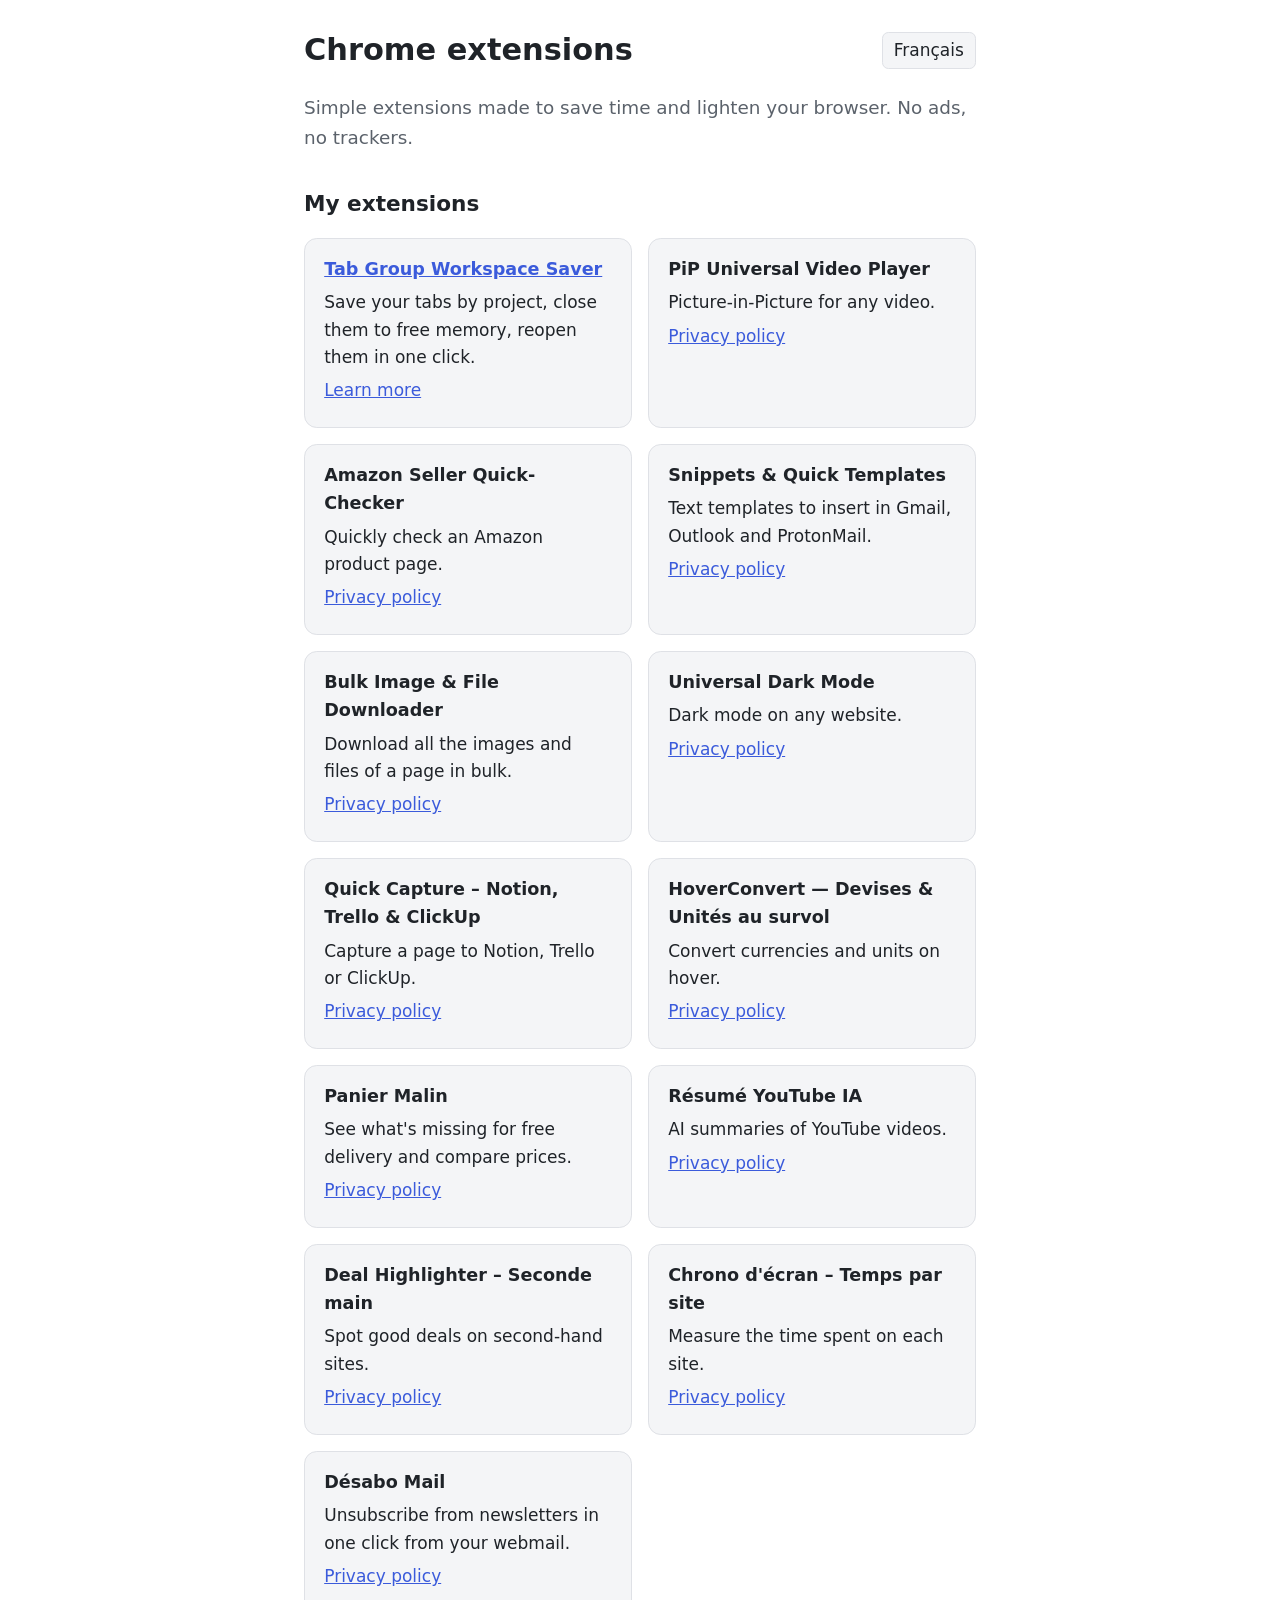
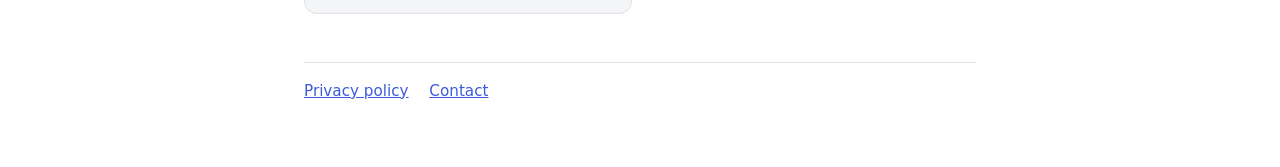
<file: index.html>
<!doctype html>
<html lang="fr" data-lang="fr">
<head>
  <meta charset="utf-8">
  <meta name="viewport" content="width=device-width, initial-scale=1">
  <title>Extensions Chrome simples et utiles</title>
  <meta name="description" content="Des extensions Chrome simples pour mieux utiliser son navigateur. Chrome extensions to browse better.">
  <link rel="stylesheet" href="style.css">
</head>
<body>
  <main>
    <header class="top">
      <h1 lang="fr">Extensions Chrome</h1>
      <h1 lang="en">Chrome extensions</h1>
      <div class="lang-switch"><button id="lang-button" type="button">English</button></div>
    </header>

    <p class="lead" lang="fr">Des extensions simples, pensées pour gagner du temps et alléger votre navigateur. Sans publicité, sans traceur.</p>
    <p class="lead" lang="en">Simple extensions made to save time and lighten your browser. No ads, no trackers.</p>

    <h2 lang="fr">Mes extensions</h2>
    <h2 lang="en">My extensions</h2>

    <div class="cards">
      <div class="card">
        <h3><a href="workspace-saver/">Tab Group Workspace Saver</a></h3>
        <p lang="fr">Sauvegardez vos onglets par projet, fermez-les pour libérer la mémoire, rouvrez-les en un clic.</p>
        <p lang="en">Save your tabs by project, close them to free memory, reopen them in one click.</p>
        <p><a href="workspace-saver/" lang="fr">En savoir plus</a><a href="workspace-saver/" lang="en">Learn more</a></p>
      </div>
      <div class="card">
        <h3>PiP Universal Video Player</h3>
        <p lang="fr">Picture-in-Picture sur n'importe quelle vidéo.</p>
        <p lang="en">Picture-in-Picture for any video.</p>
        <p><a href="pip-universal/privacy.html" lang="fr">Politique de confidentialité</a><a href="pip-universal/privacy.html" lang="en">Privacy policy</a></p>
      </div>
      <div class="card">
        <h3>Amazon Seller Quick-Checker</h3>
        <p lang="fr">Vérifiez rapidement une fiche produit Amazon.</p>
        <p lang="en">Quickly check an Amazon product page.</p>
        <p><a href="amazon-seller-quick-checker/privacy.html" lang="fr">Politique de confidentialité</a><a href="amazon-seller-quick-checker/privacy.html" lang="en">Privacy policy</a></p>
      </div>
      <div class="card">
        <h3>Snippets &amp; Quick Templates</h3>
        <p lang="fr">Modèles de texte à insérer dans Gmail, Outlook et ProtonMail.</p>
        <p lang="en">Text templates to insert in Gmail, Outlook and ProtonMail.</p>
        <p><a href="snippets-quick-templates/privacy.html" lang="fr">Politique de confidentialité</a><a href="snippets-quick-templates/privacy.html" lang="en">Privacy policy</a></p>
      </div>
      <div class="card">
        <h3>Bulk Image &amp; File Downloader</h3>
        <p lang="fr">Téléchargez en masse les images et fichiers d'une page.</p>
        <p lang="en">Download all the images and files of a page in bulk.</p>
        <p><a href="bulk-downloader/privacy.html" lang="fr">Politique de confidentialité</a><a href="bulk-downloader/privacy.html" lang="en">Privacy policy</a></p>
      </div>
      <div class="card">
        <h3>Universal Dark Mode</h3>
        <p lang="fr">Mode sombre sur n'importe quel site.</p>
        <p lang="en">Dark mode on any website.</p>
        <p><a href="universal-dark-mode/privacy.html" lang="fr">Politique de confidentialité</a><a href="universal-dark-mode/privacy.html" lang="en">Privacy policy</a></p>
      </div>
      <div class="card">
        <h3>Quick Capture – Notion, Trello &amp; ClickUp</h3>
        <p lang="fr">Capturez une page vers Notion, Trello ou ClickUp.</p>
        <p lang="en">Capture a page to Notion, Trello or ClickUp.</p>
        <p><a href="quick-capture/privacy.html" lang="fr">Politique de confidentialité</a><a href="quick-capture/privacy.html" lang="en">Privacy policy</a></p>
      </div>
      <div class="card">
        <h3>HoverConvert — Devises &amp; Unités au survol</h3>
        <p lang="fr">Convertissez devises et unités au survol.</p>
        <p lang="en">Convert currencies and units on hover.</p>
        <p><a href="hoverconvert/privacy.html" lang="fr">Politique de confidentialité</a><a href="hoverconvert/privacy.html" lang="en">Privacy policy</a></p>
      </div>
      <div class="card">
        <h3>Panier Malin</h3>
        <p lang="fr">Voyez ce qu'il manque pour la livraison gratuite et comparez les prix.</p>
        <p lang="en">See what's missing for free delivery and compare prices.</p>
        <p><a href="panier-malin/privacy.html" lang="fr">Politique de confidentialité</a><a href="panier-malin/privacy.html" lang="en">Privacy policy</a></p>
      </div>
      <div class="card">
        <h3>Résumé YouTube IA</h3>
        <p lang="fr">Résumés de vidéos YouTube par intelligence artificielle.</p>
        <p lang="en">AI summaries of YouTube videos.</p>
        <p><a href="resume-youtube-ia/privacy.html" lang="fr">Politique de confidentialité</a><a href="resume-youtube-ia/privacy.html" lang="en">Privacy policy</a></p>
      </div>
      <div class="card">
        <h3>Deal Highlighter – Seconde main</h3>
        <p lang="fr">Repérez les bonnes affaires sur les sites de seconde main.</p>
        <p lang="en">Spot good deals on second-hand sites.</p>
        <p><a href="deal-highlighter/privacy.html" lang="fr">Politique de confidentialité</a><a href="deal-highlighter/privacy.html" lang="en">Privacy policy</a></p>
      </div>
      <div class="card">
        <h3>Chrono d'écran – Temps par site</h3>
        <p lang="fr">Mesurez le temps passé sur chaque site.</p>
        <p lang="en">Measure the time spent on each site.</p>
        <p><a href="chrono-ecran/privacy.html" lang="fr">Politique de confidentialité</a><a href="chrono-ecran/privacy.html" lang="en">Privacy policy</a></p>
      </div>
      <div class="card">
        <h3>Désabo Mail</h3>
        <p lang="fr">Se désabonner des newsletters en un clic depuis sa boîte mail.</p>
        <p lang="en">Unsubscribe from newsletters in one click from your webmail.</p>
        <p><a href="desabo-mail/privacy.html" lang="fr">Politique de confidentialité</a><a href="desabo-mail/privacy.html" lang="en">Privacy policy</a></p>
      </div>
    </div>

    <footer>
      <a href="workspace-saver/privacy.html" lang="fr">Politique de confidentialité</a>
      <a href="workspace-saver/privacy.html" lang="en">Privacy policy</a>
      <a href="https://docs.google.com/forms/d/e/1FAIpQLSe4-lgLqw3b3d4_XxIjPUd_hulfvgYciGaxdZd-aE0_6S_JHg/viewform" lang="fr">Contact</a>
      <a href="https://docs.google.com/forms/d/e/1FAIpQLSe4-lgLqw3b3d4_XxIjPUd_hulfvgYciGaxdZd-aE0_6S_JHg/viewform" lang="en">Contact</a>
    </footer>
  </main>
  <script src="lang.js"></script>
</body>
</html>
</file>
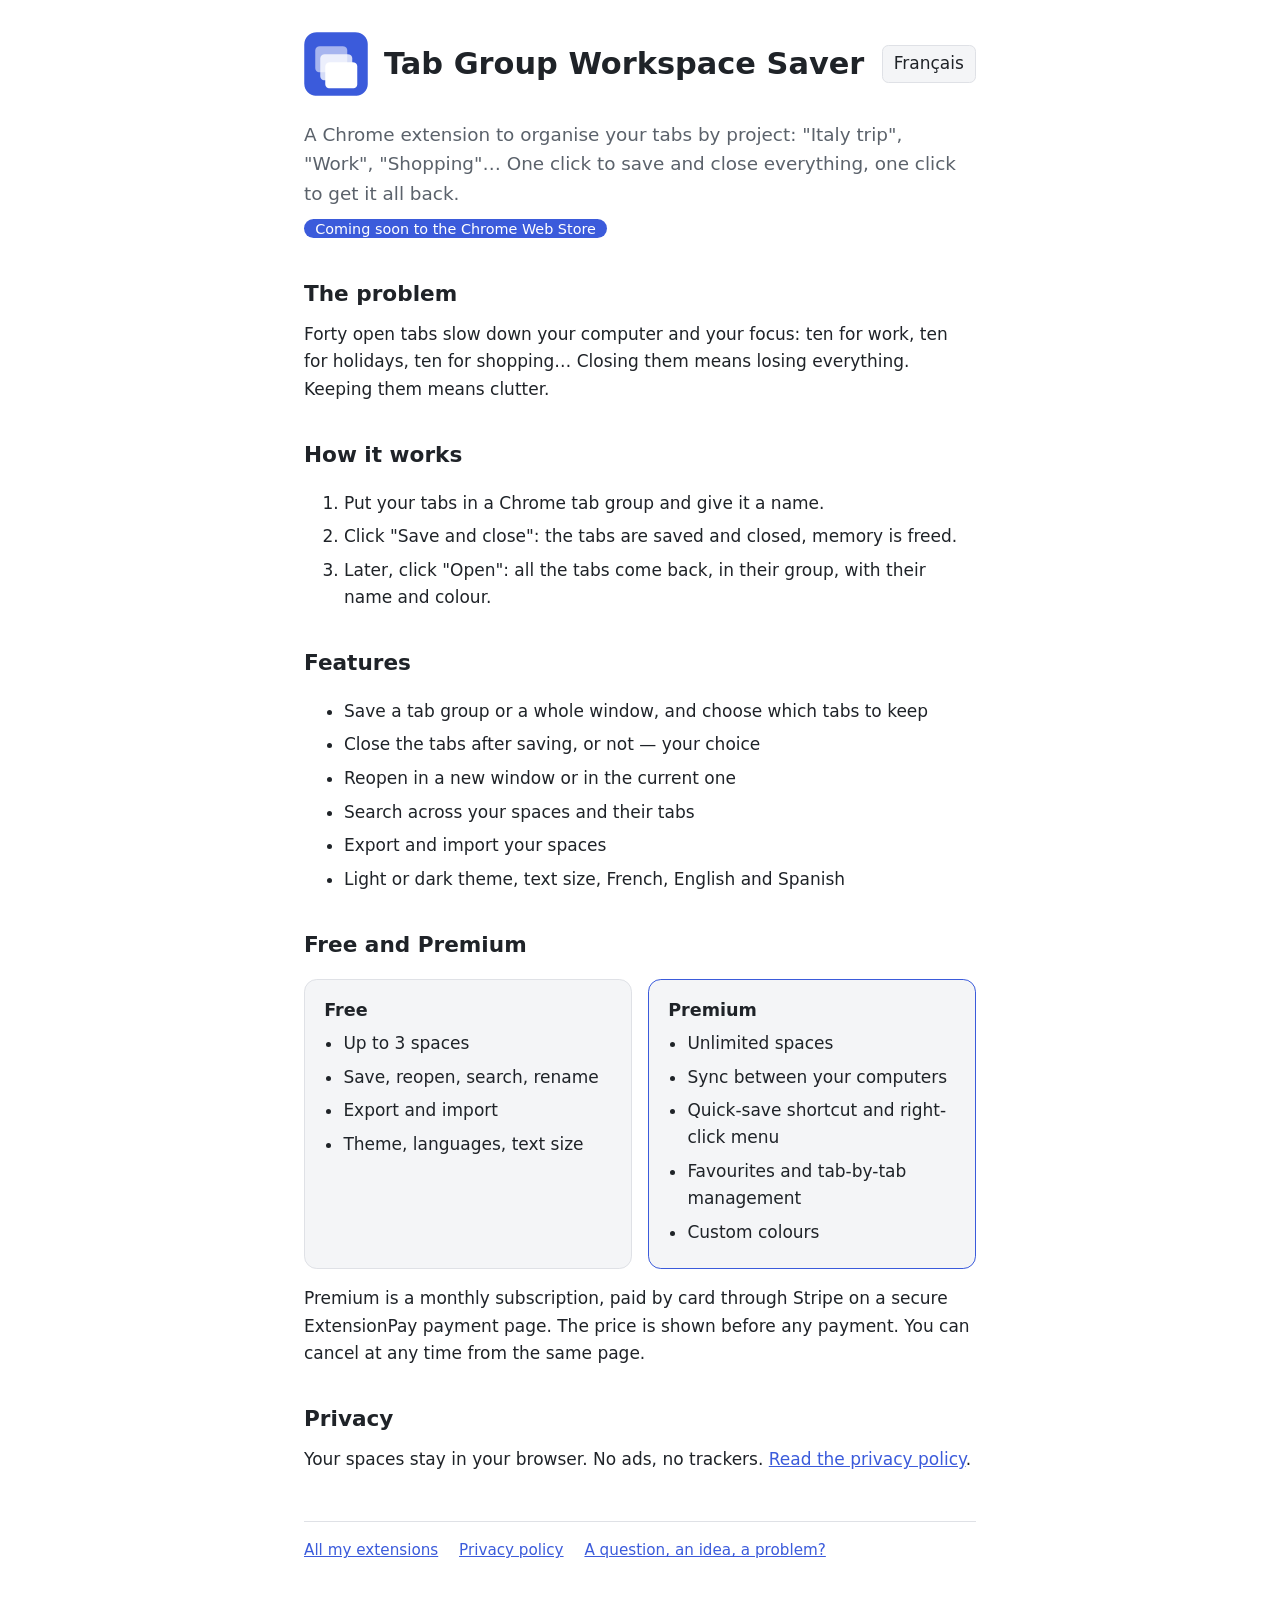
<file: workspace-saver/index.html>
<!doctype html>
<html lang="fr" data-lang="fr">
<head>
  <meta charset="utf-8">
  <meta name="viewport" content="width=device-width, initial-scale=1">
  <title>Tab Group Workspace Saver — extension Chrome</title>
  <meta name="description" content="Sauvegardez vos groupes d'onglets par projet, fermez-les pour libérer la mémoire et rouvrez-les en un clic. Save your tab groups by project and reopen them in one click.">
  <link rel="stylesheet" href="../style.css">
</head>
<body>
  <main>
    <header class="top">
      <img src="icon.png" alt="" width="64" height="64">
      <h1>Tab Group Workspace Saver</h1>
      <div class="lang-switch"><button id="lang-button" type="button">English</button></div>
    </header>

    <p class="lead" lang="fr">Extension Chrome pour ranger vos onglets par projet : « Voyage Italie », « Travail », « Shopping »… Un clic pour tout sauvegarder et fermer, un clic pour tout retrouver.</p>
    <p class="lead" lang="en">A Chrome extension to organise your tabs by project: "Italy trip", "Work", "Shopping"… One click to save and close everything, one click to get it all back.</p>

    <p><span class="badge" lang="fr">Bientôt sur le Chrome Web Store</span><span class="badge" lang="en">Coming soon to the Chrome Web Store</span></p>

    <h2 lang="fr">Le problème</h2>
    <h2 lang="en">The problem</h2>
    <p lang="fr">Quarante onglets ouverts ralentissent l'ordinateur et la concentration : dix pour le travail, dix pour les vacances, dix pour les achats… Les fermer, c'est tout perdre. Les garder, c'est tout encombrer.</p>
    <p lang="en">Forty open tabs slow down your computer and your focus: ten for work, ten for holidays, ten for shopping… Closing them means losing everything. Keeping them means clutter.</p>

    <h2 lang="fr">Comment ça marche</h2>
    <h2 lang="en">How it works</h2>
    <ol lang="fr">
      <li>Regroupez vos onglets dans un groupe Chrome et donnez-lui un nom.</li>
      <li>Cliquez sur « Sauvegarder et fermer » : les onglets sont enregistrés et fermés, la mémoire est libérée.</li>
      <li>Plus tard, cliquez sur « Ouvrir » : tous les onglets reviennent, dans leur groupe, avec leur nom et leur couleur.</li>
    </ol>
    <ol lang="en">
      <li>Put your tabs in a Chrome tab group and give it a name.</li>
      <li>Click "Save and close": the tabs are saved and closed, memory is freed.</li>
      <li>Later, click "Open": all the tabs come back, in their group, with their name and colour.</li>
    </ol>

    <h2 lang="fr">Fonctionnalités</h2>
    <h2 lang="en">Features</h2>
    <ul lang="fr">
      <li>Sauvegarde d'un groupe d'onglets ou d'une fenêtre entière, avec choix des onglets à garder</li>
      <li>Fermeture des onglets après sauvegarde, ou non, à votre choix</li>
      <li>Réouverture dans une nouvelle fenêtre ou dans la fenêtre actuelle</li>
      <li>Recherche parmi vos espaces et leurs onglets</li>
      <li>Export et import de vos espaces</li>
      <li>Thème clair ou sombre, taille du texte, français, anglais et espagnol</li>
    </ul>
    <ul lang="en">
      <li>Save a tab group or a whole window, and choose which tabs to keep</li>
      <li>Close the tabs after saving, or not — your choice</li>
      <li>Reopen in a new window or in the current one</li>
      <li>Search across your spaces and their tabs</li>
      <li>Export and import your spaces</li>
      <li>Light or dark theme, text size, French, English and Spanish</li>
    </ul>

    <h2 lang="fr">Gratuit et Premium</h2>
    <h2 lang="en">Free and Premium</h2>
    <div class="cards">
      <div class="card">
        <h3 lang="fr">Gratuit</h3><h3 lang="en">Free</h3>
        <ul lang="fr">
          <li>Jusqu'à 3 espaces</li>
          <li>Sauvegarder, rouvrir, rechercher, renommer</li>
          <li>Export et import</li>
          <li>Thème, langues, taille du texte</li>
        </ul>
        <ul lang="en">
          <li>Up to 3 spaces</li>
          <li>Save, reopen, search, rename</li>
          <li>Export and import</li>
          <li>Theme, languages, text size</li>
        </ul>
      </div>
      <div class="card premium">
        <h3>Premium</h3>
        <ul lang="fr">
          <li>Espaces illimités</li>
          <li>Synchronisation entre vos ordinateurs</li>
          <li>Raccourci de sauvegarde rapide et menu clic droit</li>
          <li>Favoris et gestion onglet par onglet</li>
          <li>Couleurs personnalisées</li>
        </ul>
        <ul lang="en">
          <li>Unlimited spaces</li>
          <li>Sync between your computers</li>
          <li>Quick-save shortcut and right-click menu</li>
          <li>Favourites and tab-by-tab management</li>
          <li>Custom colours</li>
        </ul>
      </div>
    </div>
    <p lang="fr">Premium est un abonnement mensuel, payé par carte via Stripe depuis une page de paiement sécurisée ExtensionPay. Le prix est affiché avant tout paiement. Vous pouvez annuler à tout moment depuis la même page.</p>
    <p lang="en">Premium is a monthly subscription, paid by card through Stripe on a secure ExtensionPay payment page. The price is shown before any payment. You can cancel at any time from the same page.</p>

    <h2 lang="fr">Vie privée</h2>
    <h2 lang="en">Privacy</h2>
    <p lang="fr">Vos espaces restent dans votre navigateur. Pas de publicité, pas de traceur. <a href="privacy.html">Lire la politique de confidentialité</a>.</p>
    <p lang="en">Your spaces stay in your browser. No ads, no trackers. <a href="privacy.html">Read the privacy policy</a>.</p>

    <footer>
      <a href="../" lang="fr">Toutes mes extensions</a>
      <a href="../" lang="en">All my extensions</a>
      <a href="privacy.html" lang="fr">Politique de confidentialité</a>
      <a href="privacy.html" lang="en">Privacy policy</a>
      <a href="https://docs.google.com/forms/d/e/1FAIpQLSe4-lgLqw3b3d4_XxIjPUd_hulfvgYciGaxdZd-aE0_6S_JHg/viewform" lang="fr">Une question, une idée, un problème ?</a>
      <a href="https://docs.google.com/forms/d/e/1FAIpQLSe4-lgLqw3b3d4_XxIjPUd_hulfvgYciGaxdZd-aE0_6S_JHg/viewform" lang="en">A question, an idea, a problem?</a>
    </footer>
  </main>
  <script src="../lang.js"></script>
</body>
</html>
</file>
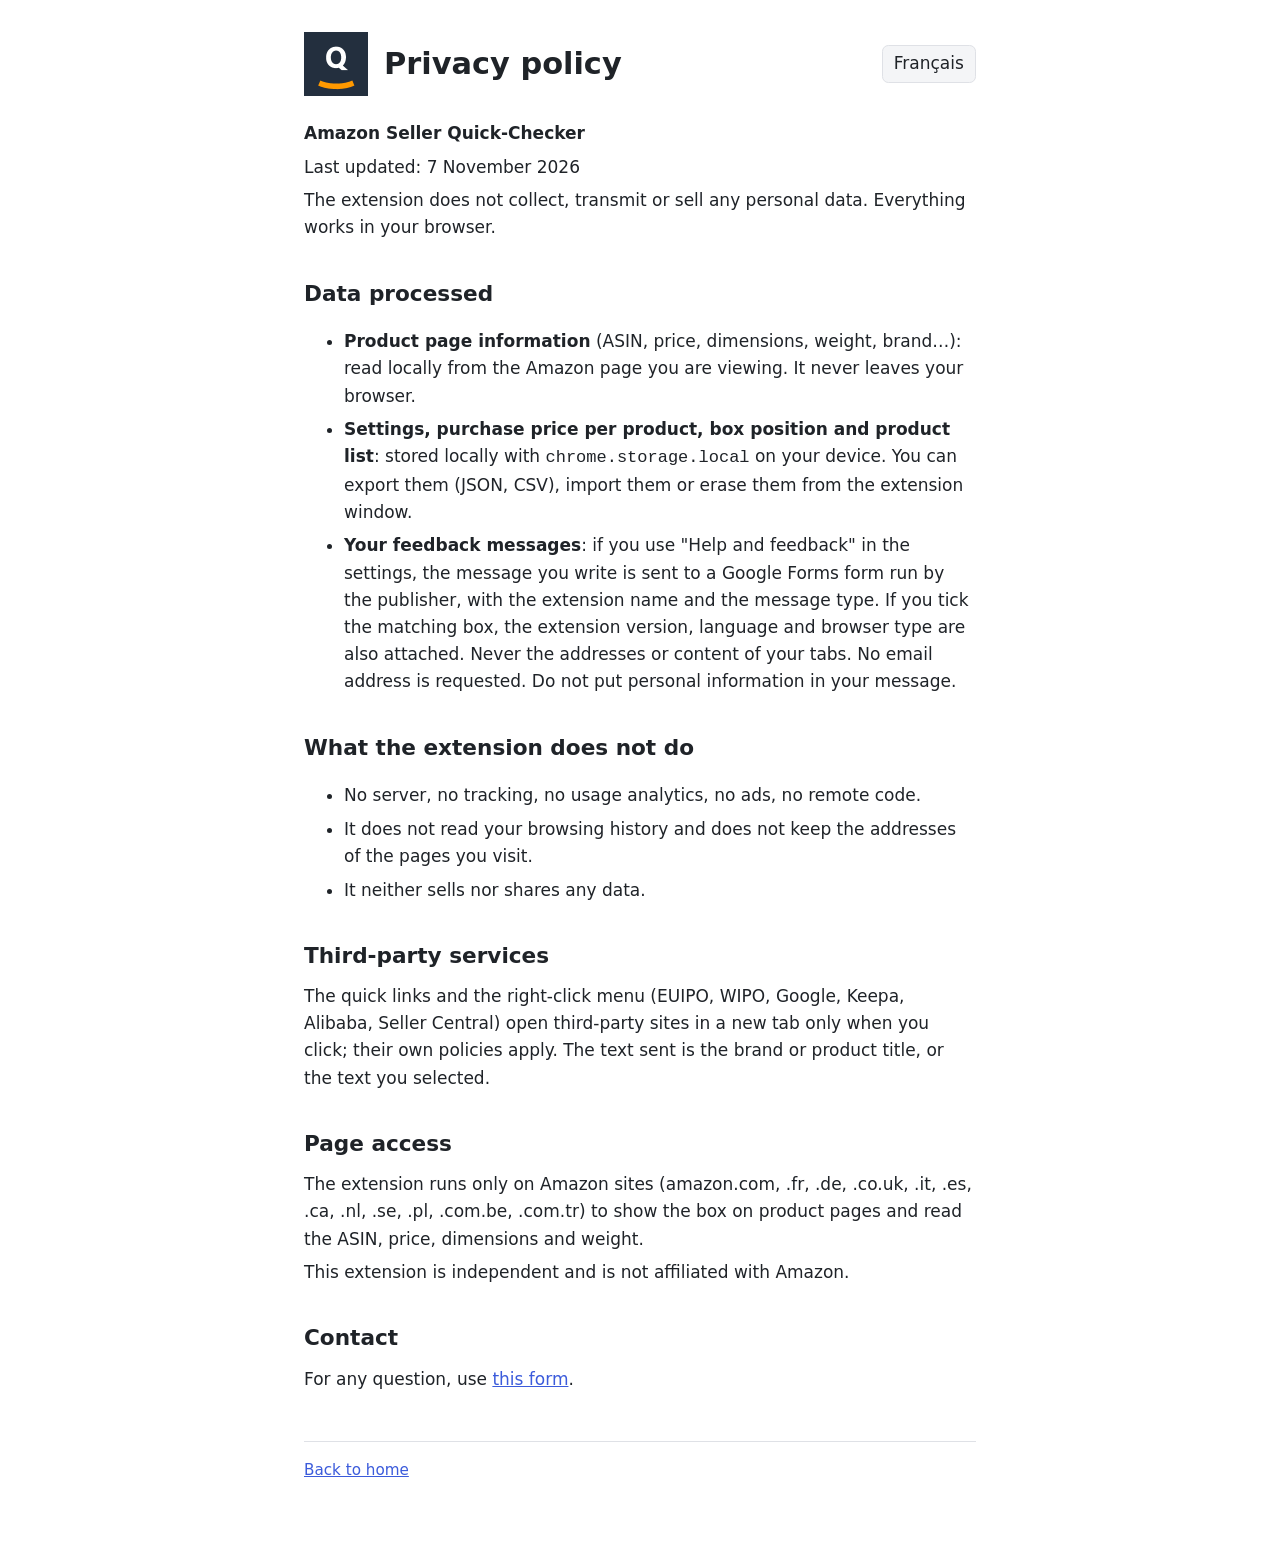
<file: amazon-seller-quick-checker/privacy.html>
<!doctype html>
<html lang="fr" data-lang="fr">
<head>
  <meta charset="utf-8">
  <meta name="viewport" content="width=device-width, initial-scale=1">
  <title>Politique de confidentialité — Amazon Seller Quick-Checker</title>
  <link rel="stylesheet" href="../style.css">
</head>
<body>
  <main>
    <header class="top">
      <img src="icon.png" alt="" width="64" height="64">
      <h1 lang="fr">Politique de confidentialité</h1>
      <h1 lang="en">Privacy policy</h1>
      <div class="lang-switch"><button id="lang-button" type="button">English</button></div>
    </header>

    <p><strong>Amazon Seller Quick-Checker</strong></p>

    <div lang="fr">
      <p>Dernière mise à jour : 7 novembre 2026</p>
      <p>L'extension ne collecte, ne transmet et ne vend aucune donnée personnelle. Tout fonctionne dans votre navigateur.</p>
      <h2>Données traitées</h2>
        <ul>
          <li><strong>Informations de la fiche produit</strong> (ASIN, prix, dimensions, poids, marque…) : lues localement dans la page Amazon que vous consultez. Elles ne quittent jamais votre navigateur.</li>
          <li><strong>Réglages, prix d'achat par produit, position de la boîte et liste de produits</strong> : enregistrés localement avec <code>chrome.storage.local</code> sur votre appareil. Vous pouvez les exporter (JSON, CSV), les importer ou les effacer depuis la fenêtre de l'extension.</li>
          <li><strong>Vos messages d'avis</strong> : si vous utilisez « Aide et avis » dans les paramètres, le message que vous écrivez est envoyé à un formulaire Google Forms géré par l'éditeur, avec le nom de l'extension et le type de message. Si vous cochez la case correspondante, sont aussi joints : la version de l'extension, la langue et le type de navigateur. Jamais les adresses ni le contenu de vos onglets. Aucune adresse e-mail n'est demandée. Ne mettez pas d'informations personnelles dans votre message.</li>
        </ul>
      <h2>Ce que l'extension ne fait pas</h2>
        <ul>
          <li>Aucun serveur, aucun suivi, aucune analyse d'usage, aucune publicité, aucun code distant.</li>
          <li>Elle ne lit pas votre historique de navigation et ne conserve pas les adresses des pages visitées.</li>
          <li>Elle ne vend ni ne partage aucune donnée.</li>
        </ul>
      <h2>Services tiers</h2>
      <p>Les liens rapides et le menu clic droit (EUIPO, WIPO, Google, Keepa, Alibaba, Seller Central) ouvrent des sites tiers dans un nouvel onglet uniquement quand vous cliquez ; leurs propres politiques s'appliquent. Le texte envoyé est la marque ou le titre du produit, ou le texte que vous avez sélectionné.</p>
      <h2>Accès aux pages</h2>
      <p>L'extension s'exécute uniquement sur les sites Amazon (amazon.com, .fr, .de, .co.uk, .it, .es, .ca, .nl, .se, .pl, .com.be, .com.tr) pour afficher la boîte sur les fiches produit et lire l'ASIN, le prix, les dimensions et le poids.</p>
      <p>Cette extension est indépendante et n'est pas affiliée à Amazon.</p>
      <h2>Contact</h2>
      <p>Pour toute question, utilisez <a href="https://docs.google.com/forms/d/e/1FAIpQLSe4-lgLqw3b3d4_XxIjPUd_hulfvgYciGaxdZd-aE0_6S_JHg/viewform">ce formulaire</a>.</p>
    </div>

    <div lang="en">
      <p>Last updated: 7 November 2026</p>
      <p>The extension does not collect, transmit or sell any personal data. Everything works in your browser.</p>
      <h2>Data processed</h2>
        <ul>
          <li><strong>Product page information</strong> (ASIN, price, dimensions, weight, brand…): read locally from the Amazon page you are viewing. It never leaves your browser.</li>
          <li><strong>Settings, purchase price per product, box position and product list</strong>: stored locally with <code>chrome.storage.local</code> on your device. You can export them (JSON, CSV), import them or erase them from the extension window.</li>
          <li><strong>Your feedback messages</strong>: if you use "Help and feedback" in the settings, the message you write is sent to a Google Forms form run by the publisher, with the extension name and the message type. If you tick the matching box, the extension version, language and browser type are also attached. Never the addresses or content of your tabs. No email address is requested. Do not put personal information in your message.</li>
        </ul>
      <h2>What the extension does not do</h2>
        <ul>
          <li>No server, no tracking, no usage analytics, no ads, no remote code.</li>
          <li>It does not read your browsing history and does not keep the addresses of the pages you visit.</li>
          <li>It neither sells nor shares any data.</li>
        </ul>
      <h2>Third-party services</h2>
      <p>The quick links and the right-click menu (EUIPO, WIPO, Google, Keepa, Alibaba, Seller Central) open third-party sites in a new tab only when you click; their own policies apply. The text sent is the brand or product title, or the text you selected.</p>
      <h2>Page access</h2>
      <p>The extension runs only on Amazon sites (amazon.com, .fr, .de, .co.uk, .it, .es, .ca, .nl, .se, .pl, .com.be, .com.tr) to show the box on product pages and read the ASIN, price, dimensions and weight.</p>
      <p>This extension is independent and is not affiliated with Amazon.</p>
      <h2>Contact</h2>
      <p>For any question, use <a href="https://docs.google.com/forms/d/e/1FAIpQLSe4-lgLqw3b3d4_XxIjPUd_hulfvgYciGaxdZd-aE0_6S_JHg/viewform">this form</a>.</p>
    </div>

    <footer>
      <a href="../" lang="fr">Retour à l'accueil</a>
      <a href="../" lang="en">Back to home</a>
    </footer>
  </main>
  <script src="../lang.js"></script>
</body>
</html>
</file>
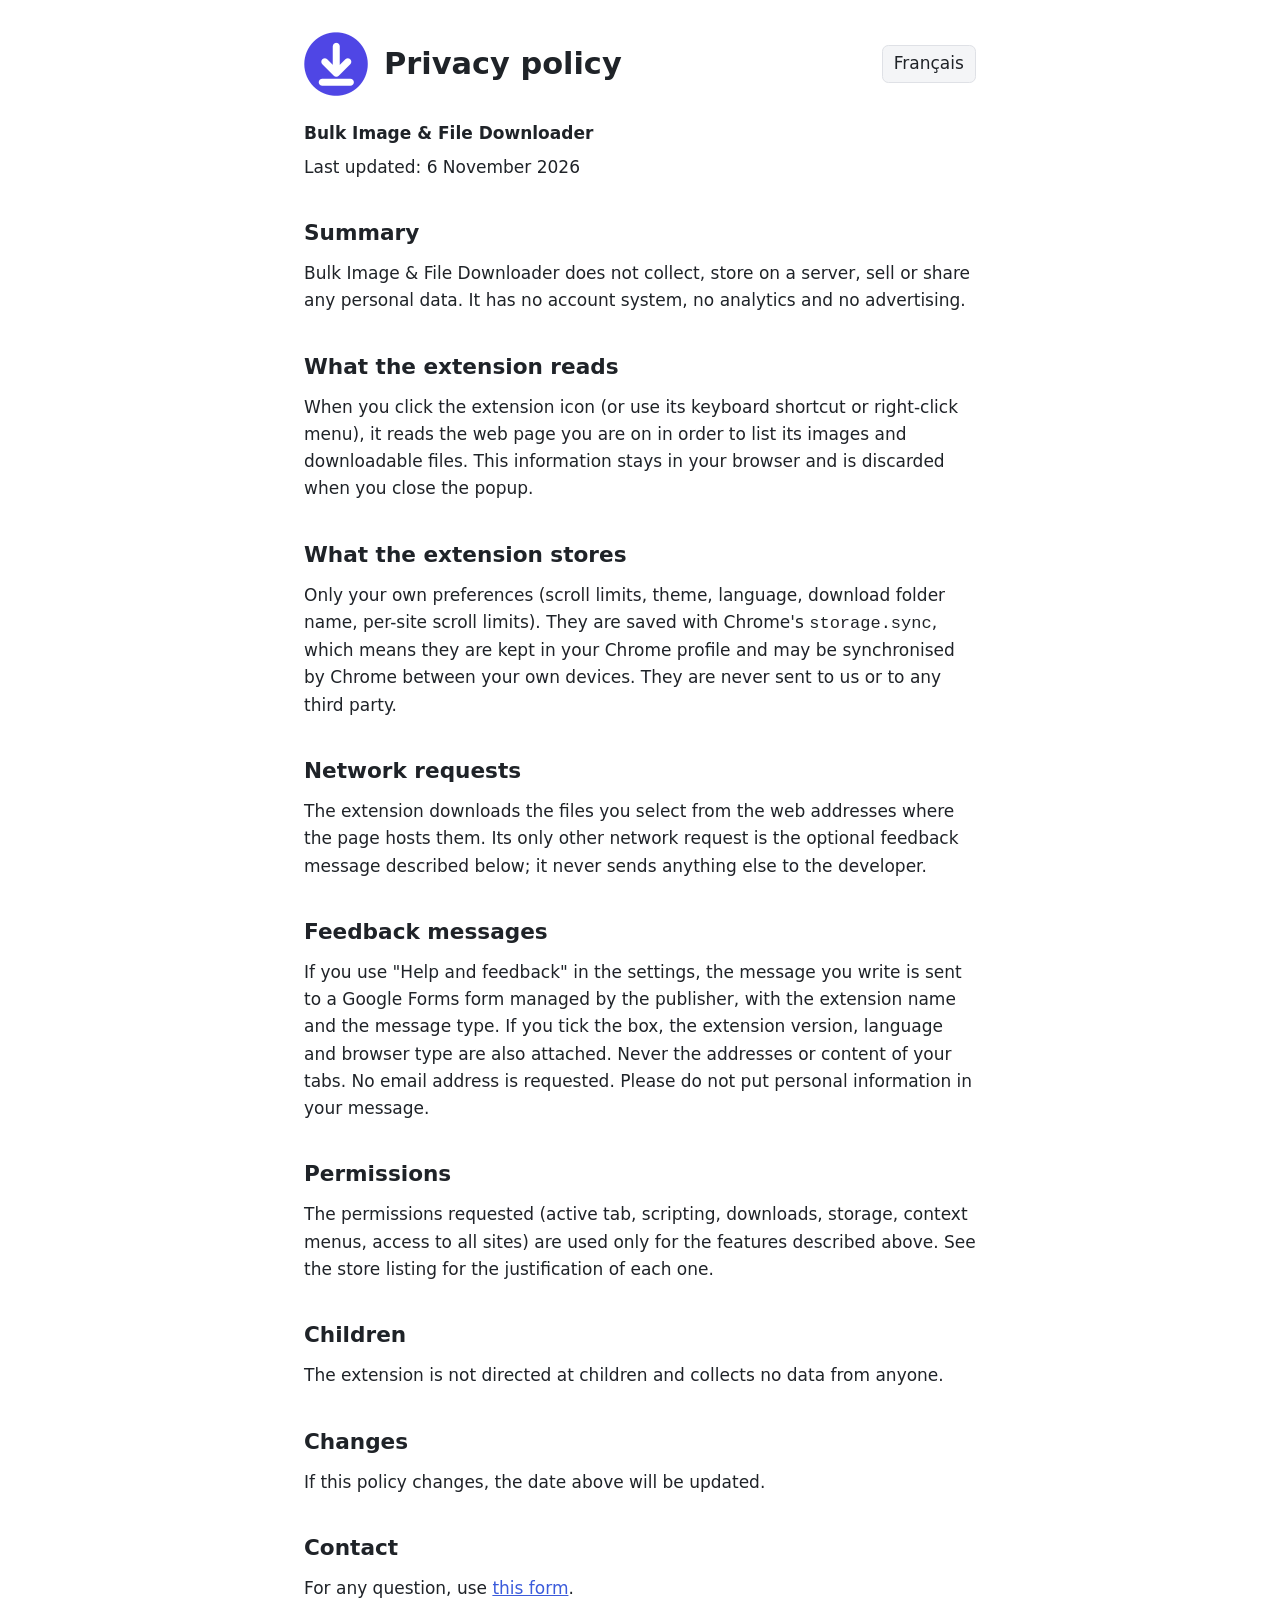
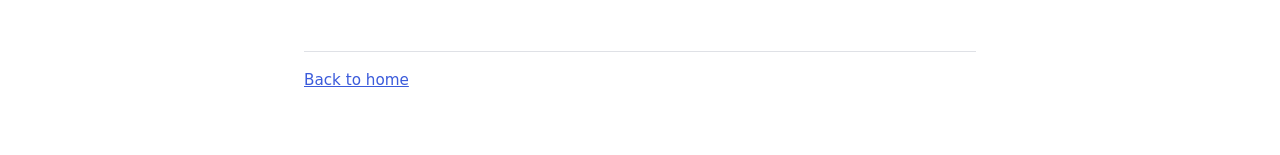
<file: bulk-downloader/privacy.html>
<!doctype html>
<html lang="fr" data-lang="fr">
<head>
  <meta charset="utf-8">
  <meta name="viewport" content="width=device-width, initial-scale=1">
  <title>Politique de confidentialité — Bulk Image &amp; File Downloader</title>
  <link rel="stylesheet" href="../style.css">
</head>
<body>
  <main>
    <header class="top">
      <img src="icon.png" alt="" width="64" height="64">
      <h1 lang="fr">Politique de confidentialité</h1>
      <h1 lang="en">Privacy policy</h1>
      <div class="lang-switch"><button id="lang-button" type="button">English</button></div>
    </header>

    <p><strong>Bulk Image &amp; File Downloader</strong></p>

    <div lang="fr">
      <p>Dernière mise à jour : 6 novembre 2026</p>
      <h2>Résumé</h2>
      <p>Bulk Image &amp; File Downloader ne collecte, ne stocke sur un serveur, ne vend ni ne partage aucune donnée personnelle. Il n'a ni système de comptes, ni statistiques, ni publicité.</p>
      <h2>Ce que l'extension lit</h2>
      <p>Lorsque vous cliquez sur l'icône de l'extension (ou utilisez son raccourci clavier ou son menu clic droit), elle lit la page web sur laquelle vous êtes afin d'en lister les images et les fichiers téléchargeables. Ces informations restent dans votre navigateur et sont supprimées quand vous fermez la fenêtre de l'extension.</p>
      <h2>Ce que l'extension enregistre</h2>
      <p>Uniquement vos propres préférences (limites de défilement, thème, langue, nom du dossier de téléchargement, limites de défilement par site). Elles sont enregistrées avec <code>storage.sync</code> de Chrome : elles sont conservées dans votre profil Chrome et peuvent être synchronisées par Chrome entre vos propres appareils. Elles ne sont jamais envoyées à l'éditeur ni à un tiers.</p>
      <h2>Requêtes réseau</h2>
      <p>L'extension télécharge les fichiers que vous sélectionnez depuis les adresses web où la page les héberge. Sa seule autre requête réseau est le message d'avis facultatif décrit ci-dessous ; elle n'envoie jamais rien d'autre au développeur.</p>
      <h2>Messages d'avis</h2>
      <p>Si vous utilisez « Aide et avis » dans les paramètres, le message que vous écrivez est envoyé à un formulaire Google Forms géré par l'éditeur, avec le nom de l'extension et le type de message. Si vous cochez la case, sont aussi joints : la version de l'extension, la langue et le type de navigateur. Jamais les adresses ni le contenu de vos onglets. Aucune adresse e-mail n'est demandée. Ne mettez pas d'informations personnelles dans votre message.</p>
      <h2>Autorisations</h2>
      <p>Les autorisations demandées (onglet actif, scripting, téléchargements, stockage, menus contextuels, accès à tous les sites) servent uniquement aux fonctions décrites ci-dessus. La justification de chacune figure dans la fiche du Chrome Web Store.</p>
      <h2>Enfants</h2>
      <p>L'extension ne s'adresse pas aux enfants et ne collecte de données sur personne.</p>
      <h2>Modifications</h2>
      <p>Si cette politique change, la date ci-dessus sera mise à jour.</p>
      <h2>Contact</h2>
      <p>Pour toute question, utilisez <a href="https://docs.google.com/forms/d/e/1FAIpQLSe4-lgLqw3b3d4_XxIjPUd_hulfvgYciGaxdZd-aE0_6S_JHg/viewform">ce formulaire</a>.</p>
    </div>

    <div lang="en">
      <p>Last updated: 6 November 2026</p>
      <h2>Summary</h2>
      <p>Bulk Image &amp; File Downloader does not collect, store on a server, sell or share any personal data. It has no account system, no analytics and no advertising.</p>
      <h2>What the extension reads</h2>
      <p>When you click the extension icon (or use its keyboard shortcut or right-click menu), it reads the web page you are on in order to list its images and downloadable files. This information stays in your browser and is discarded when you close the popup.</p>
      <h2>What the extension stores</h2>
      <p>Only your own preferences (scroll limits, theme, language, download folder name, per-site scroll limits). They are saved with Chrome's <code>storage.sync</code>, which means they are kept in your Chrome profile and may be synchronised by Chrome between your own devices. They are never sent to us or to any third party.</p>
      <h2>Network requests</h2>
      <p>The extension downloads the files you select from the web addresses where the page hosts them. Its only other network request is the optional feedback message described below; it never sends anything else to the developer.</p>
      <h2>Feedback messages</h2>
      <p>If you use "Help and feedback" in the settings, the message you write is sent to a Google Forms form managed by the publisher, with the extension name and the message type. If you tick the box, the extension version, language and browser type are also attached. Never the addresses or content of your tabs. No email address is requested. Please do not put personal information in your message.</p>
      <h2>Permissions</h2>
      <p>The permissions requested (active tab, scripting, downloads, storage, context menus, access to all sites) are used only for the features described above. See the store listing for the justification of each one.</p>
      <h2>Children</h2>
      <p>The extension is not directed at children and collects no data from anyone.</p>
      <h2>Changes</h2>
      <p>If this policy changes, the date above will be updated.</p>
      <h2>Contact</h2>
      <p>For any question, use <a href="https://docs.google.com/forms/d/e/1FAIpQLSe4-lgLqw3b3d4_XxIjPUd_hulfvgYciGaxdZd-aE0_6S_JHg/viewform">this form</a>.</p>
    </div>

    <footer>
      <a href="../" lang="fr">Retour à l'accueil</a>
      <a href="../" lang="en">Back to home</a>
    </footer>
  </main>
  <script src="../lang.js"></script>
</body>
</html>
</file>
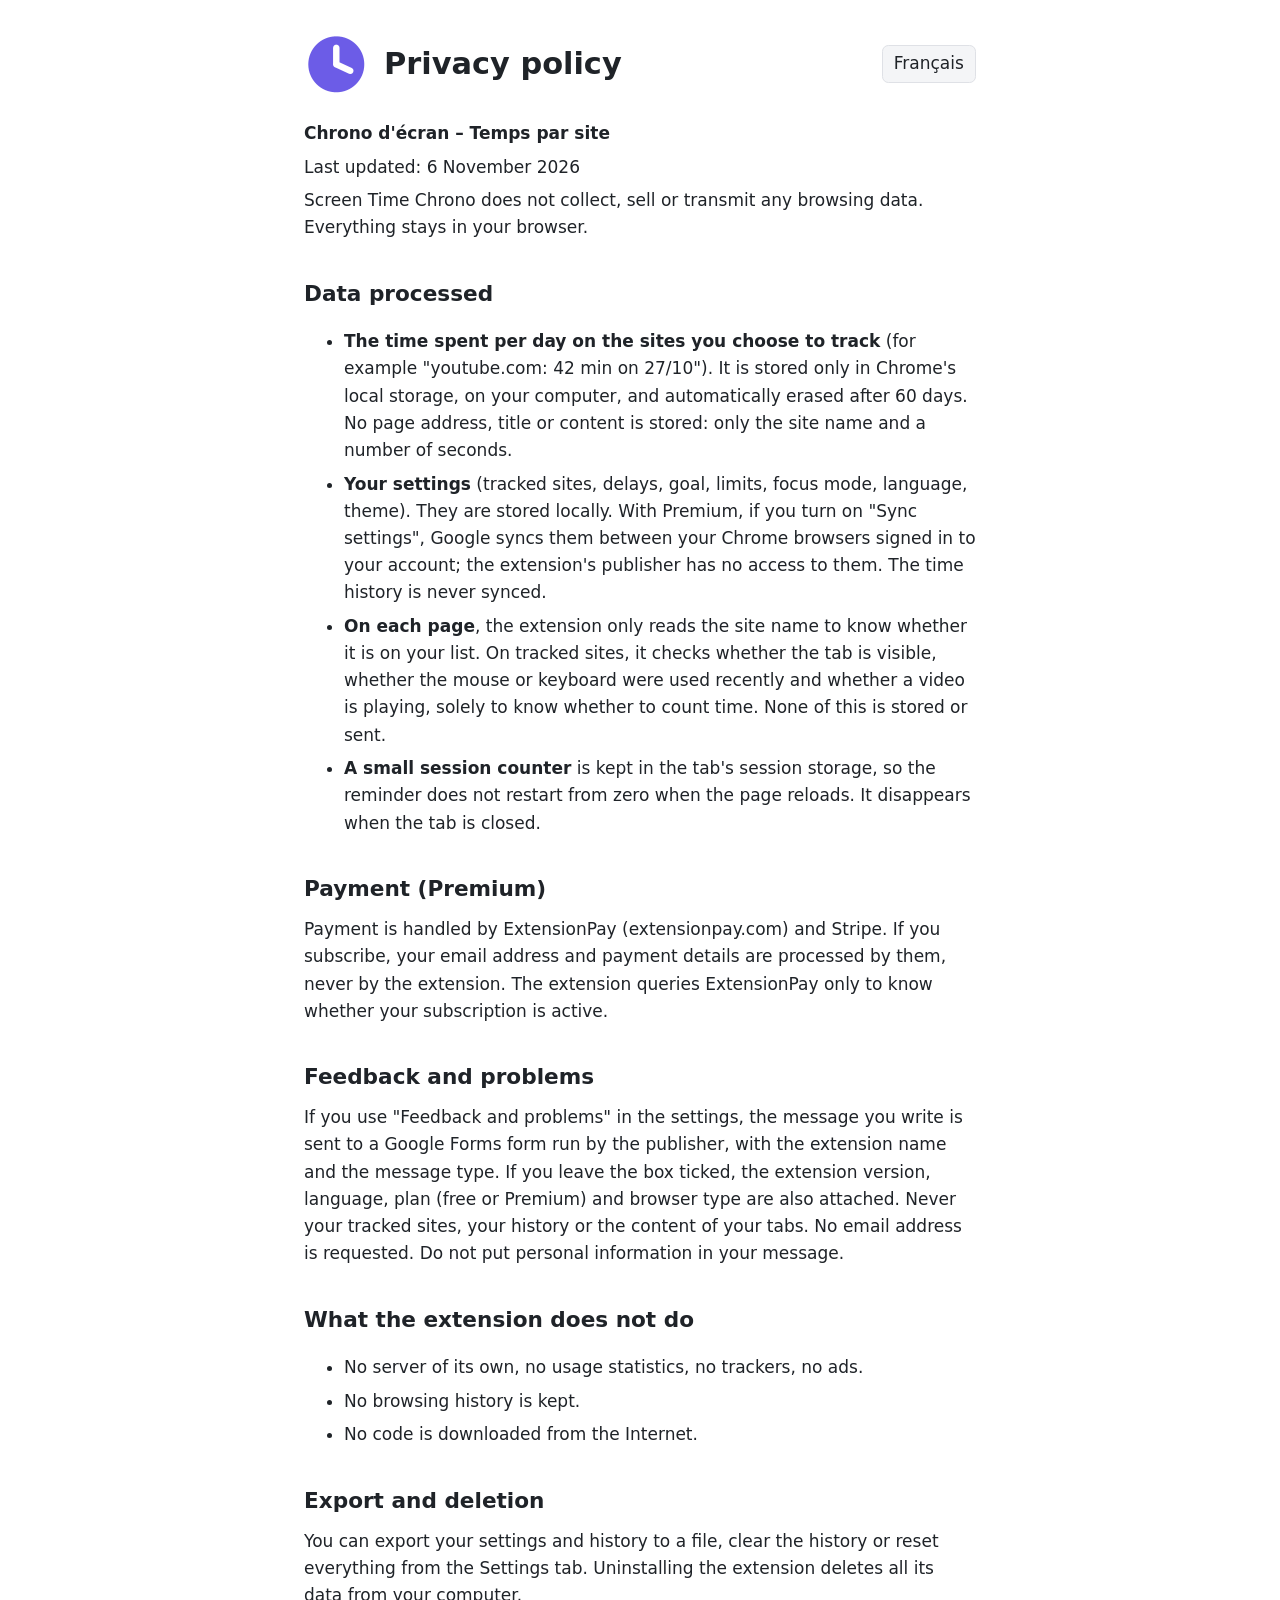
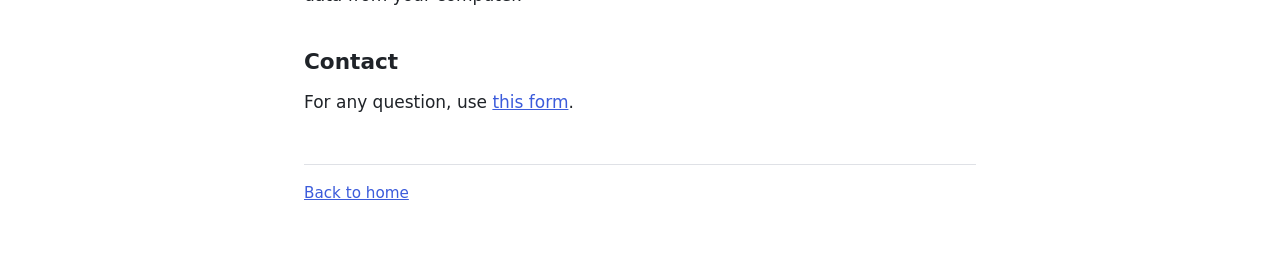
<file: chrono-ecran/privacy.html>
<!doctype html>
<html lang="fr" data-lang="fr">
<head>
  <meta charset="utf-8">
  <meta name="viewport" content="width=device-width, initial-scale=1">
  <title>Politique de confidentialité — Chrono d'écran – Temps par site</title>
  <link rel="stylesheet" href="../style.css">
</head>
<body>
  <main>
    <header class="top">
      <img src="icon.png" alt="" width="64" height="64">
      <h1 lang="fr">Politique de confidentialité</h1>
      <h1 lang="en">Privacy policy</h1>
      <div class="lang-switch"><button id="lang-button" type="button">English</button></div>
    </header>

    <p><strong>Chrono d'écran – Temps par site</strong></p>

    <div lang="fr">
      <p>Dernière mise à jour : 6 novembre 2026</p>
      <p>Chrono d'écran ne collecte, ne vend et ne transmet aucune donnée de navigation. Tout reste dans votre navigateur.</p>
      <h2>Données traitées</h2>
        <ul>
          <li><strong>Le temps passé par jour sur les sites que vous choisissez de suivre</strong> (par exemple « youtube.com : 42 min le 27/10 »). Il est enregistré uniquement dans le stockage local de Chrome, sur votre ordinateur, et effacé automatiquement après 60 jours. Aucune adresse de page, aucun titre, aucun contenu n'est enregistré : seulement le nom du site et un nombre de secondes.</li>
          <li><strong>Vos réglages</strong> (sites suivis, délais, objectif, limites, mode focus, langue, thème). Ils sont enregistrés localement. Avec Premium, si vous activez « Synchroniser les réglages », Google les synchronise entre vos navigateurs Chrome connectés à votre compte ; l'éditeur de l'extension n'y a pas accès. L'historique de temps, lui, n'est jamais synchronisé.</li>
          <li><strong>Sur chaque page</strong>, l'extension lit seulement le nom du site pour savoir s'il fait partie de votre liste. Sur les sites suivis, elle regarde si l'onglet est visible, si la souris ou le clavier ont servi récemment et si une vidéo est en lecture, uniquement pour savoir s'il faut compter le temps. Rien de tout cela n'est enregistré ni envoyé.</li>
          <li><strong>Un petit compteur de session</strong> est gardé dans le stockage de session de l'onglet, pour que le rappel ne reparte pas de zéro quand la page se recharge. Il disparaît à la fermeture de l'onglet.</li>
        </ul>
      <h2>Paiement (Premium)</h2>
      <p>Le paiement est géré par ExtensionPay (extensionpay.com) et Stripe. Si vous vous abonnez, votre adresse e-mail et vos informations de paiement sont traitées par eux, jamais par l'extension. L'extension interroge ExtensionPay uniquement pour savoir si votre abonnement est actif.</p>
      <h2>Avis et problèmes</h2>
      <p>Si vous utilisez « Avis et problèmes » dans les paramètres, le message que vous écrivez est envoyé à un formulaire Google Forms géré par l'éditeur, avec le nom de l'extension et le type de message. Si vous laissez la case cochée, sont aussi joints : la version de l'extension, la langue, la formule (gratuite ou Premium) et le type de navigateur. Jamais vos sites suivis, votre historique ni le contenu de vos onglets. Aucune adresse e-mail n'est demandée. Ne mettez pas d'informations personnelles dans votre message.</p>
      <h2>Ce que l'extension ne fait pas</h2>
        <ul>
          <li>Aucun serveur à elle, aucune statistique d'usage, aucun traceur, aucune publicité.</li>
          <li>Aucun historique de navigation n'est conservé.</li>
          <li>Aucun code n'est téléchargé depuis Internet.</li>
        </ul>
      <h2>Export et suppression</h2>
      <p>Vous pouvez exporter vos réglages et votre historique dans un fichier, effacer l'historique ou tout réinitialiser, depuis l'onglet Paramètres. Désinstaller l'extension supprime toutes ses données de votre ordinateur.</p>
      <h2>Contact</h2>
      <p>Pour toute question, utilisez <a href="https://docs.google.com/forms/d/e/1FAIpQLSe4-lgLqw3b3d4_XxIjPUd_hulfvgYciGaxdZd-aE0_6S_JHg/viewform">ce formulaire</a>.</p>
    </div>

    <div lang="en">
      <p>Last updated: 6 November 2026</p>
      <p>Screen Time Chrono does not collect, sell or transmit any browsing data. Everything stays in your browser.</p>
      <h2>Data processed</h2>
        <ul>
          <li><strong>The time spent per day on the sites you choose to track</strong> (for example "youtube.com: 42 min on 27/10"). It is stored only in Chrome's local storage, on your computer, and automatically erased after 60 days. No page address, title or content is stored: only the site name and a number of seconds.</li>
          <li><strong>Your settings</strong> (tracked sites, delays, goal, limits, focus mode, language, theme). They are stored locally. With Premium, if you turn on "Sync settings", Google syncs them between your Chrome browsers signed in to your account; the extension's publisher has no access to them. The time history is never synced.</li>
          <li><strong>On each page</strong>, the extension only reads the site name to know whether it is on your list. On tracked sites, it checks whether the tab is visible, whether the mouse or keyboard were used recently and whether a video is playing, solely to know whether to count time. None of this is stored or sent.</li>
          <li><strong>A small session counter</strong> is kept in the tab's session storage, so the reminder does not restart from zero when the page reloads. It disappears when the tab is closed.</li>
        </ul>
      <h2>Payment (Premium)</h2>
      <p>Payment is handled by ExtensionPay (extensionpay.com) and Stripe. If you subscribe, your email address and payment details are processed by them, never by the extension. The extension queries ExtensionPay only to know whether your subscription is active.</p>
      <h2>Feedback and problems</h2>
      <p>If you use "Feedback and problems" in the settings, the message you write is sent to a Google Forms form run by the publisher, with the extension name and the message type. If you leave the box ticked, the extension version, language, plan (free or Premium) and browser type are also attached. Never your tracked sites, your history or the content of your tabs. No email address is requested. Do not put personal information in your message.</p>
      <h2>What the extension does not do</h2>
        <ul>
          <li>No server of its own, no usage statistics, no trackers, no ads.</li>
          <li>No browsing history is kept.</li>
          <li>No code is downloaded from the Internet.</li>
        </ul>
      <h2>Export and deletion</h2>
      <p>You can export your settings and history to a file, clear the history or reset everything from the Settings tab. Uninstalling the extension deletes all its data from your computer.</p>
      <h2>Contact</h2>
      <p>For any question, use <a href="https://docs.google.com/forms/d/e/1FAIpQLSe4-lgLqw3b3d4_XxIjPUd_hulfvgYciGaxdZd-aE0_6S_JHg/viewform">this form</a>.</p>
    </div>

    <footer>
      <a href="../" lang="fr">Retour à l'accueil</a>
      <a href="../" lang="en">Back to home</a>
    </footer>
  </main>
  <script src="../lang.js"></script>
</body>
</html>
</file>
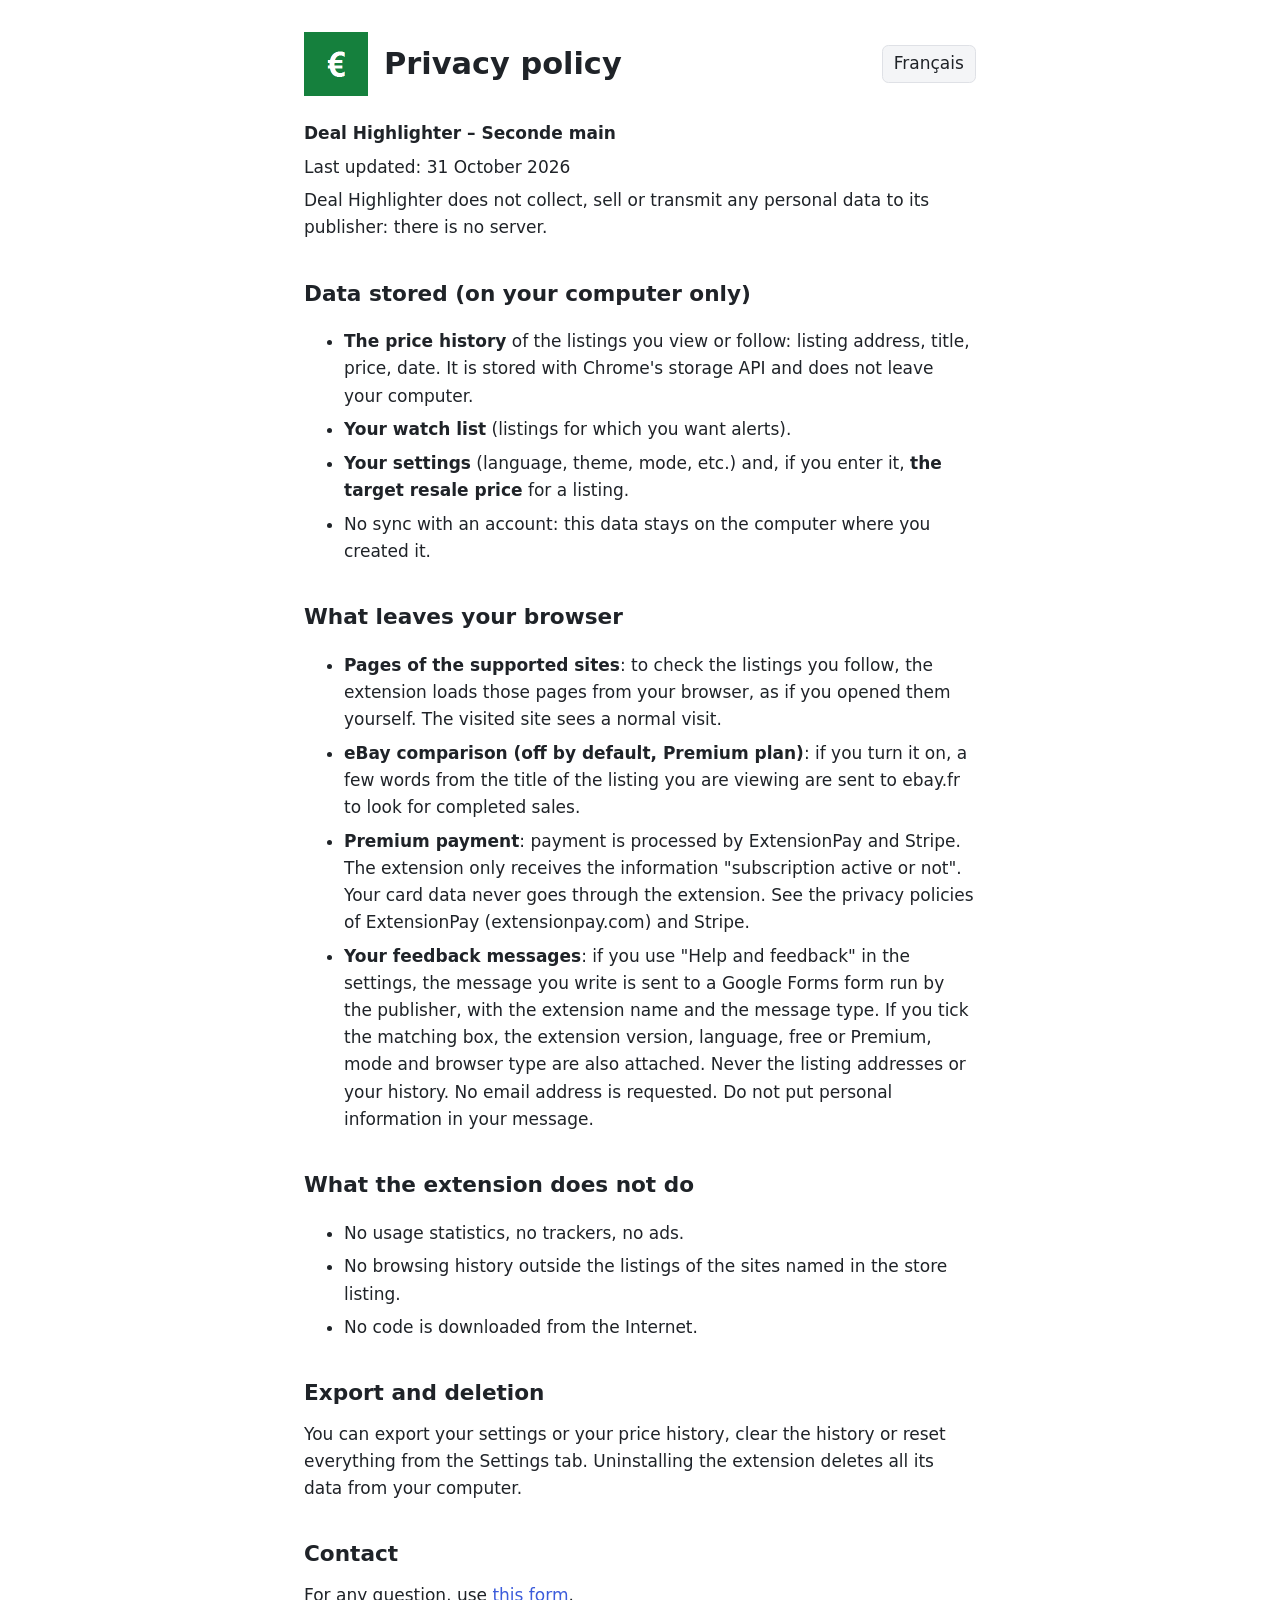
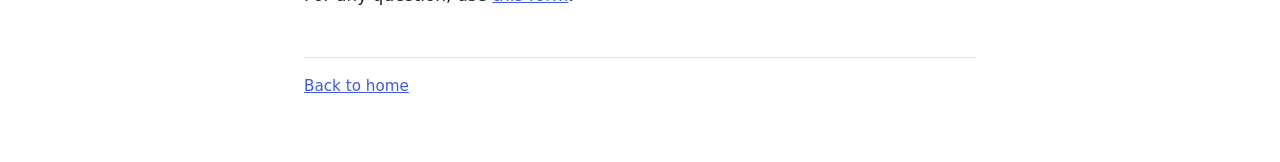
<file: deal-highlighter/privacy.html>
<!doctype html>
<html lang="fr" data-lang="fr">
<head>
  <meta charset="utf-8">
  <meta name="viewport" content="width=device-width, initial-scale=1">
  <title>Politique de confidentialité — Deal Highlighter – Seconde main</title>
  <link rel="stylesheet" href="../style.css">
</head>
<body>
  <main>
    <header class="top">
      <img src="icon.png" alt="" width="64" height="64">
      <h1 lang="fr">Politique de confidentialité</h1>
      <h1 lang="en">Privacy policy</h1>
      <div class="lang-switch"><button id="lang-button" type="button">English</button></div>
    </header>

    <p><strong>Deal Highlighter – Seconde main</strong></p>

    <div lang="fr">
      <p>Dernière mise à jour : 31 octobre 2026</p>
      <p>Deal Highlighter ne collecte, ne vend et ne transmet aucune donnée personnelle à son éditeur : il n'y a pas de serveur.</p>
      <h2>Données enregistrées (sur votre ordinateur uniquement)</h2>
        <ul>
          <li><strong>L'historique des prix</strong> des annonces que vous consultez ou suivez : adresse de l'annonce, titre, prix, date. Il est enregistré avec l'API de stockage de Chrome et ne quitte pas votre ordinateur.</li>
          <li><strong>Votre liste de suivi</strong> (annonces pour lesquelles vous voulez des alertes).</li>
          <li><strong>Vos réglages</strong> (langue, thème, mode, etc.) et, si vous le saisissez, <strong>le prix de revente visé</strong> pour une annonce.</li>
          <li>Aucune synchronisation avec un compte : ces données restent sur l'ordinateur où vous les avez créées.</li>
        </ul>
      <h2>Ce qui sort de votre navigateur</h2>
        <ul>
          <li><strong>Pages des sites pris en charge</strong> : pour vérifier les annonces que vous suivez, l'extension charge ces pages depuis votre navigateur, comme si vous les ouvriez vous-même. Le site visité voit une visite normale.</li>
          <li><strong>Comparaison eBay (option désactivée par défaut, offre Premium)</strong> : si vous l'activez, quelques mots du titre de l'annonce consultée sont envoyés à ebay.fr pour chercher des ventes terminées.</li>
          <li><strong>Paiement Premium</strong> : le paiement est traité par ExtensionPay et Stripe. L'extension reçoit uniquement l'information « abonnement actif ou non ». Vos données de carte ne passent jamais par l'extension. Voir les règles de confidentialité d'ExtensionPay (extensionpay.com) et de Stripe.</li>
          <li><strong>Vos messages d'avis</strong> : si vous utilisez « Aide et avis » dans les paramètres, le message que vous écrivez est envoyé à un formulaire Google Forms géré par l'éditeur, avec le nom de l'extension et le type de message. Si vous cochez la case correspondante, sont aussi joints : la version de l'extension, la langue, gratuit ou Premium, le mode et le type de navigateur. Jamais les adresses d'annonces ni votre historique. Aucune adresse e-mail n'est demandée. Ne mettez pas d'informations personnelles dans votre message.</li>
        </ul>
      <h2>Ce que l'extension ne fait pas</h2>
        <ul>
          <li>Aucune statistique d'usage, aucun traceur, aucune publicité.</li>
          <li>Aucun historique de navigation en dehors des annonces des sites listés dans la fiche.</li>
          <li>Aucun code n'est téléchargé depuis Internet.</li>
        </ul>
      <h2>Export et suppression</h2>
      <p>Vous pouvez exporter vos réglages ou votre historique de prix, effacer l'historique ou tout réinitialiser depuis l'onglet Paramètres. Désinstaller l'extension supprime toutes ses données de votre ordinateur.</p>
      <h2>Contact</h2>
      <p>Pour toute question, utilisez <a href="https://docs.google.com/forms/d/e/1FAIpQLSe4-lgLqw3b3d4_XxIjPUd_hulfvgYciGaxdZd-aE0_6S_JHg/viewform">ce formulaire</a>.</p>
    </div>

    <div lang="en">
      <p>Last updated: 31 October 2026</p>
      <p>Deal Highlighter does not collect, sell or transmit any personal data to its publisher: there is no server.</p>
      <h2>Data stored (on your computer only)</h2>
        <ul>
          <li><strong>The price history</strong> of the listings you view or follow: listing address, title, price, date. It is stored with Chrome's storage API and does not leave your computer.</li>
          <li><strong>Your watch list</strong> (listings for which you want alerts).</li>
          <li><strong>Your settings</strong> (language, theme, mode, etc.) and, if you enter it, <strong>the target resale price</strong> for a listing.</li>
          <li>No sync with an account: this data stays on the computer where you created it.</li>
        </ul>
      <h2>What leaves your browser</h2>
        <ul>
          <li><strong>Pages of the supported sites</strong>: to check the listings you follow, the extension loads those pages from your browser, as if you opened them yourself. The visited site sees a normal visit.</li>
          <li><strong>eBay comparison (off by default, Premium plan)</strong>: if you turn it on, a few words from the title of the listing you are viewing are sent to ebay.fr to look for completed sales.</li>
          <li><strong>Premium payment</strong>: payment is processed by ExtensionPay and Stripe. The extension only receives the information "subscription active or not". Your card data never goes through the extension. See the privacy policies of ExtensionPay (extensionpay.com) and Stripe.</li>
          <li><strong>Your feedback messages</strong>: if you use "Help and feedback" in the settings, the message you write is sent to a Google Forms form run by the publisher, with the extension name and the message type. If you tick the matching box, the extension version, language, free or Premium, mode and browser type are also attached. Never the listing addresses or your history. No email address is requested. Do not put personal information in your message.</li>
        </ul>
      <h2>What the extension does not do</h2>
        <ul>
          <li>No usage statistics, no trackers, no ads.</li>
          <li>No browsing history outside the listings of the sites named in the store listing.</li>
          <li>No code is downloaded from the Internet.</li>
        </ul>
      <h2>Export and deletion</h2>
      <p>You can export your settings or your price history, clear the history or reset everything from the Settings tab. Uninstalling the extension deletes all its data from your computer.</p>
      <h2>Contact</h2>
      <p>For any question, use <a href="https://docs.google.com/forms/d/e/1FAIpQLSe4-lgLqw3b3d4_XxIjPUd_hulfvgYciGaxdZd-aE0_6S_JHg/viewform">this form</a>.</p>
    </div>

    <footer>
      <a href="../" lang="fr">Retour à l'accueil</a>
      <a href="../" lang="en">Back to home</a>
    </footer>
  </main>
  <script src="../lang.js"></script>
</body>
</html>
</file>
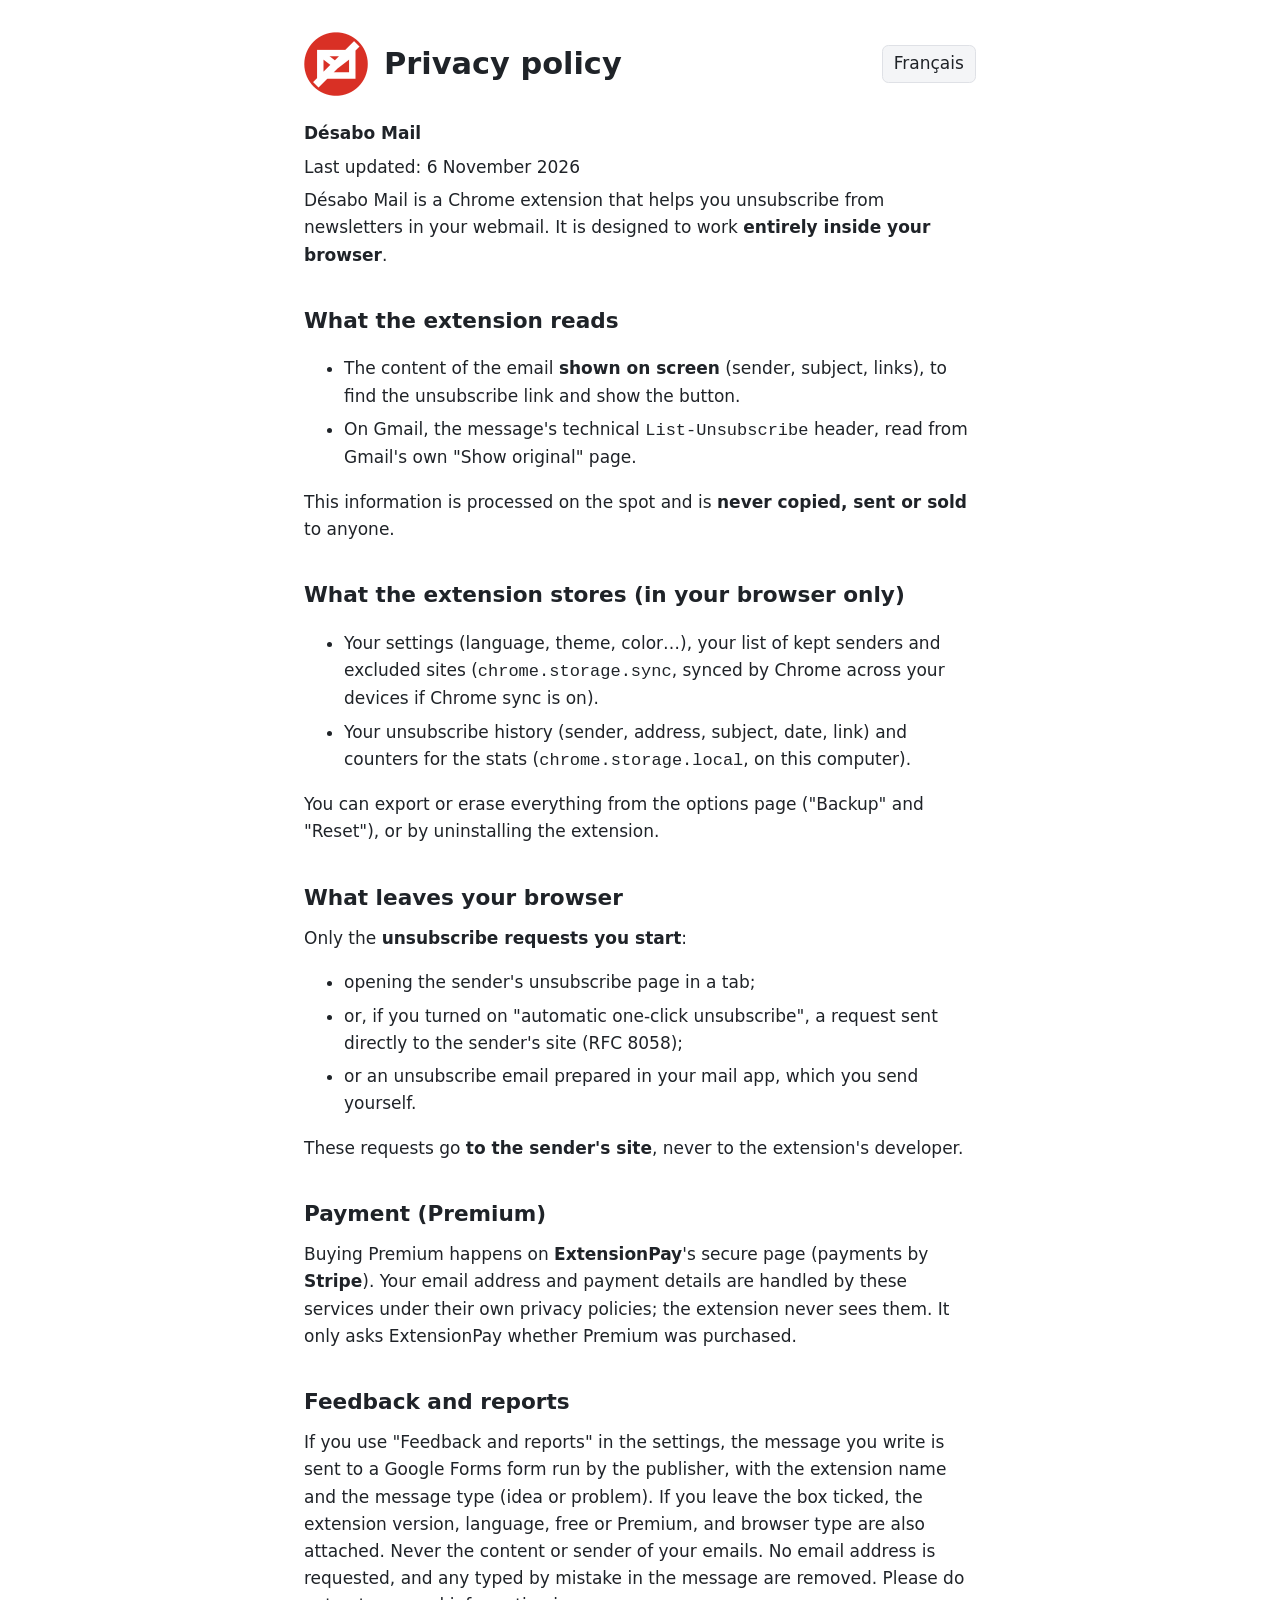
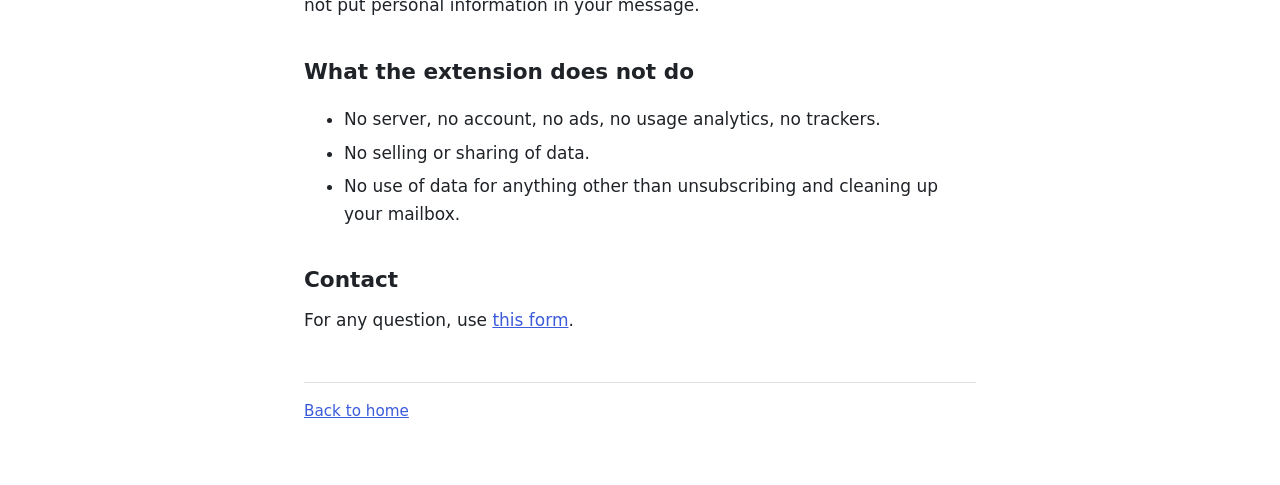
<file: desabo-mail/privacy.html>
<!doctype html>
<html lang="fr" data-lang="fr">
<head>
  <meta charset="utf-8">
  <meta name="viewport" content="width=device-width, initial-scale=1">
  <title>Politique de confidentialité — Désabo Mail</title>
  <link rel="stylesheet" href="../style.css">
</head>
<body>
  <main>
    <header class="top">
      <img src="icon.png" alt="" width="64" height="64">
      <h1 lang="fr">Politique de confidentialité</h1>
      <h1 lang="en">Privacy policy</h1>
      <div class="lang-switch"><button id="lang-button" type="button">English</button></div>
    </header>

    <p><strong>Désabo Mail</strong></p>

    <div lang="fr">
      <p>Dernière mise à jour : 6 novembre 2026</p>
      <p>Désabo Mail est une extension Chrome qui aide à se désabonner des newsletters depuis une boîte mail web. Elle est conçue pour fonctionner <strong>entièrement dans votre navigateur</strong>.</p>
      <h2>Ce que l'extension lit</h2>
        <ul>
          <li>Le contenu de l'e-mail <strong>affiché à l'écran</strong> (expéditeur, sujet, liens), pour trouver le lien de désabonnement et afficher le bouton.</li>
          <li>Sur Gmail, l'en-tête technique <code>List-Unsubscribe</code> du message, lu sur la page « Afficher l'original » de Gmail elle-même.</li>
        </ul>
      <p>Ces informations sont traitées sur place et ne sont <strong>ni copiées, ni envoyées, ni vendues</strong> à qui que ce soit.</p>
      <h2>Ce que l'extension enregistre (dans votre navigateur uniquement)</h2>
        <ul>
          <li>Vos réglages (langue, thème, couleur…), votre liste d'expéditeurs gardés et de sites exclus (<code>chrome.storage.sync</code>, synchronisés par Chrome entre vos appareils si la synchronisation Chrome est activée).</li>
          <li>L'historique de vos désabonnements (expéditeur, adresse, sujet, date, lien) et des compteurs pour les statistiques (<code>chrome.storage.local</code>, sur cet ordinateur).</li>
        </ul>
      <p>Vous pouvez tout exporter ou tout effacer depuis la page d'options (« Sauvegarde » et « Remise à zéro »), ou en désinstallant l'extension.</p>
      <h2>Ce qui quitte votre navigateur</h2>
      <p>Uniquement les <strong>demandes de désabonnement que vous lancez</strong> :</p>
        <ul>
          <li>l'ouverture de la page de désabonnement de l'expéditeur dans un onglet ;</li>
          <li>ou, si vous avez activé l'option « désabonnement automatique en un clic », une requête envoyée directement au site de l'expéditeur (norme RFC 8058) ;</li>
          <li>ou un e-mail de désabonnement préparé dans votre messagerie, que vous envoyez vous-même.</li>
        </ul>
      <p>Ces demandes vont <strong>au site de l'expéditeur</strong>, jamais au développeur de l'extension.</p>
      <h2>Paiement (Premium)</h2>
      <p>L'achat de Premium se fait sur la page sécurisée d'<strong>ExtensionPay</strong> (paiement par <strong>Stripe</strong>). Votre adresse e-mail et vos informations de paiement sont traitées par ces services, selon leurs propres règles de confidentialité ; l'extension ne les voit jamais. Elle demande seulement à ExtensionPay si Premium a été acheté.</p>
      <h2>Avis et signalements</h2>
      <p>Si vous utilisez « Avis et signalements » dans les paramètres, le message que vous écrivez est envoyé à un formulaire Google Forms géré par l'éditeur, avec le nom de l'extension et le type de message (idée ou problème). Si vous laissez la case cochée, sont aussi joints : la version de l'extension, la langue, gratuit ou Premium, et le type de navigateur. Jamais le contenu ni l'expéditeur de vos e-mails. Aucune adresse e-mail n'est demandée, et celles tapées par erreur dans le message sont retirées. Ne mettez pas d'informations personnelles dans votre message.</p>
      <h2>Ce que l'extension ne fait pas</h2>
        <ul>
          <li>Pas de serveur, pas de compte, pas de publicité, pas de statistiques d'utilisation, pas de traceur.</li>
          <li>Pas de vente ni de partage de données.</li>
          <li>Pas d'utilisation des données sans rapport avec le désabonnement et le ménage de la boîte mail.</li>
        </ul>
      <h2>Contact</h2>
      <p>Pour toute question, utilisez <a href="https://docs.google.com/forms/d/e/1FAIpQLSe4-lgLqw3b3d4_XxIjPUd_hulfvgYciGaxdZd-aE0_6S_JHg/viewform">ce formulaire</a>.</p>
    </div>

    <div lang="en">
      <p>Last updated: 6 November 2026</p>
      <p>Désabo Mail is a Chrome extension that helps you unsubscribe from newsletters in your webmail. It is designed to work <strong>entirely inside your browser</strong>.</p>
      <h2>What the extension reads</h2>
        <ul>
          <li>The content of the email <strong>shown on screen</strong> (sender, subject, links), to find the unsubscribe link and show the button.</li>
          <li>On Gmail, the message's technical <code>List-Unsubscribe</code> header, read from Gmail's own "Show original" page.</li>
        </ul>
      <p>This information is processed on the spot and is <strong>never copied, sent or sold</strong> to anyone.</p>
      <h2>What the extension stores (in your browser only)</h2>
        <ul>
          <li>Your settings (language, theme, color…), your list of kept senders and excluded sites (<code>chrome.storage.sync</code>, synced by Chrome across your devices if Chrome sync is on).</li>
          <li>Your unsubscribe history (sender, address, subject, date, link) and counters for the stats (<code>chrome.storage.local</code>, on this computer).</li>
        </ul>
      <p>You can export or erase everything from the options page ("Backup" and "Reset"), or by uninstalling the extension.</p>
      <h2>What leaves your browser</h2>
      <p>Only the <strong>unsubscribe requests you start</strong>:</p>
        <ul>
          <li>opening the sender's unsubscribe page in a tab;</li>
          <li>or, if you turned on "automatic one-click unsubscribe", a request sent directly to the sender's site (RFC 8058);</li>
          <li>or an unsubscribe email prepared in your mail app, which you send yourself.</li>
        </ul>
      <p>These requests go <strong>to the sender's site</strong>, never to the extension's developer.</p>
      <h2>Payment (Premium)</h2>
      <p>Buying Premium happens on <strong>ExtensionPay</strong>'s secure page (payments by <strong>Stripe</strong>). Your email address and payment details are handled by these services under their own privacy policies; the extension never sees them. It only asks ExtensionPay whether Premium was purchased.</p>
      <h2>Feedback and reports</h2>
      <p>If you use "Feedback and reports" in the settings, the message you write is sent to a Google Forms form run by the publisher, with the extension name and the message type (idea or problem). If you leave the box ticked, the extension version, language, free or Premium, and browser type are also attached. Never the content or sender of your emails. No email address is requested, and any typed by mistake in the message are removed. Please do not put personal information in your message.</p>
      <h2>What the extension does not do</h2>
        <ul>
          <li>No server, no account, no ads, no usage analytics, no trackers.</li>
          <li>No selling or sharing of data.</li>
          <li>No use of data for anything other than unsubscribing and cleaning up your mailbox.</li>
        </ul>
      <h2>Contact</h2>
      <p>For any question, use <a href="https://docs.google.com/forms/d/e/1FAIpQLSe4-lgLqw3b3d4_XxIjPUd_hulfvgYciGaxdZd-aE0_6S_JHg/viewform">this form</a>.</p>
    </div>

    <footer>
      <a href="../" lang="fr">Retour à l'accueil</a>
      <a href="../" lang="en">Back to home</a>
    </footer>
  </main>
  <script src="../lang.js"></script>
</body>
</html>
</file>
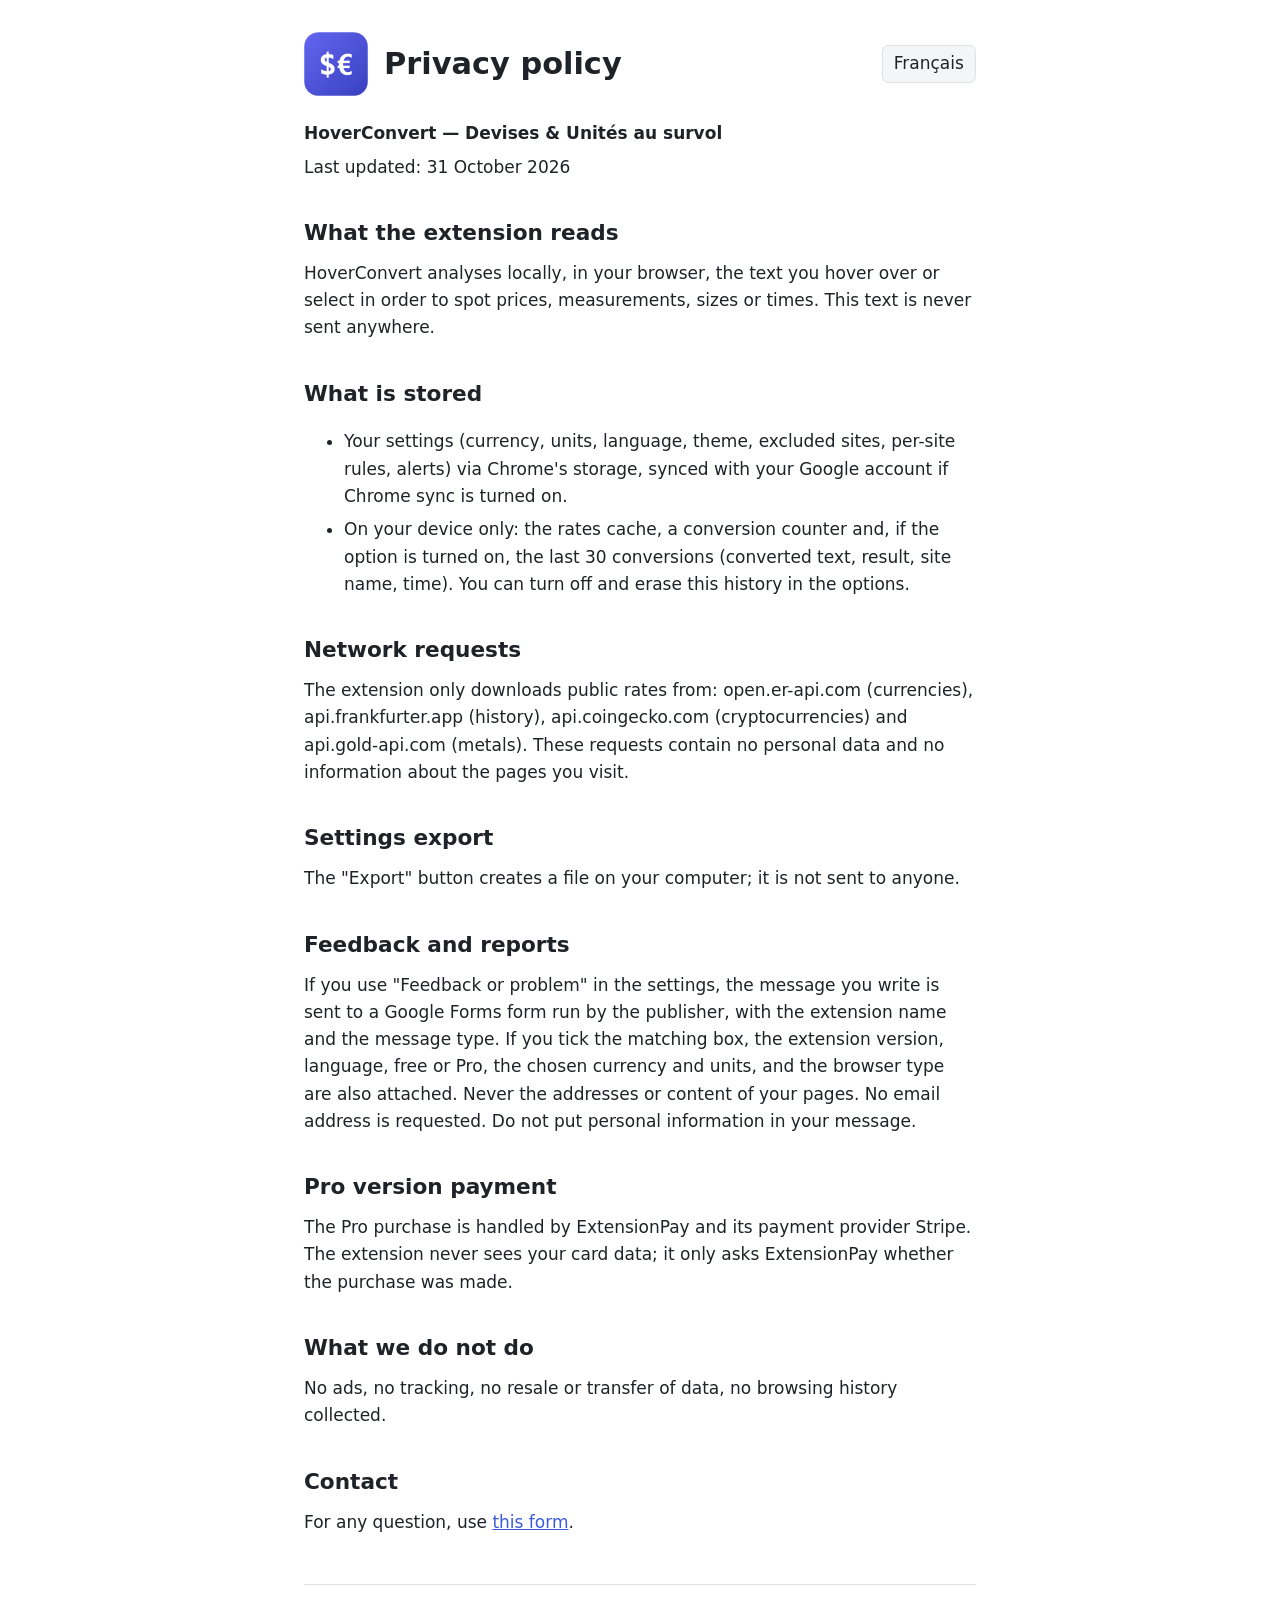
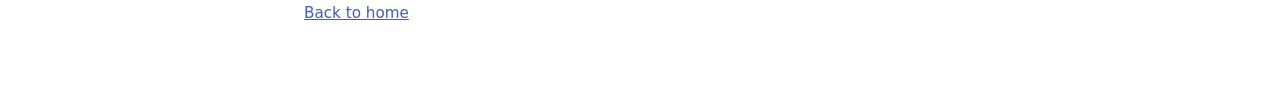
<file: hoverconvert/privacy.html>
<!doctype html>
<html lang="fr" data-lang="fr">
<head>
  <meta charset="utf-8">
  <meta name="viewport" content="width=device-width, initial-scale=1">
  <title>Politique de confidentialité — HoverConvert — Devises &amp; Unités au survol</title>
  <link rel="stylesheet" href="../style.css">
</head>
<body>
  <main>
    <header class="top">
      <img src="icon.png" alt="" width="64" height="64">
      <h1 lang="fr">Politique de confidentialité</h1>
      <h1 lang="en">Privacy policy</h1>
      <div class="lang-switch"><button id="lang-button" type="button">English</button></div>
    </header>

    <p><strong>HoverConvert — Devises &amp; Unités au survol</strong></p>

    <div lang="fr">
      <p>Dernière mise à jour : 31 octobre 2026</p>
      <h2>Ce que l'extension lit</h2>
      <p>HoverConvert analyse localement, dans votre navigateur, le texte que vous survolez ou sélectionnez afin d'y repérer des prix, des mesures, des tailles ou des heures. Ce texte n'est jamais envoyé nulle part.</p>
      <h2>Ce qui est stocké</h2>
        <ul>
          <li>Vos réglages (devise, unités, langue, thème, sites exclus, règles par site, alertes) via le stockage de Chrome, synchronisé avec votre compte Google si la synchronisation de Chrome est activée.</li>
          <li>Sur votre appareil uniquement : le cache des taux, un compteur de conversions et, si l'option est activée, les 30 dernières conversions (texte converti, résultat, nom du site, heure). Vous pouvez désactiver et effacer cet historique dans les options.</li>
        </ul>
      <h2>Requêtes réseau</h2>
      <p>L'extension télécharge uniquement des taux publics auprès de : open.er-api.com (devises), api.frankfurter.app (historique), api.coingecko.com (cryptomonnaies) et api.gold-api.com (métaux). Ces requêtes ne contiennent aucune donnée personnelle ni aucune information sur les pages visitées.</p>
      <h2>Export des réglages</h2>
      <p>Le bouton « Exporter » crée un fichier sur votre ordinateur ; il n'est envoyé à personne.</p>
      <h2>Avis et signalements</h2>
      <p>Si vous utilisez « Avis ou problème » dans les paramètres, le message que vous écrivez est envoyé à un formulaire Google Forms géré par l'éditeur, avec le nom de l'extension et le type de message. Si vous cochez la case correspondante, sont aussi joints : la version de l'extension, la langue, gratuit ou Pro, la devise et les unités choisies, et le type de navigateur. Jamais les adresses ni le contenu de vos pages. Aucune adresse e-mail n'est demandée. Ne mettez pas d'informations personnelles dans votre message.</p>
      <h2>Paiement de la version Pro</h2>
      <p>L'achat Pro est géré par ExtensionPay et son prestataire de paiement Stripe. L'extension ne voit jamais vos données de carte ; elle demande seulement à ExtensionPay si l'achat a été fait.</p>
      <h2>Ce que nous ne faisons pas</h2>
      <p>Aucune publicité, aucun traçage, aucune revente ni transfert de données, aucun historique de navigation collecté.</p>
      <h2>Contact</h2>
      <p>Pour toute question, utilisez <a href="https://docs.google.com/forms/d/e/1FAIpQLSe4-lgLqw3b3d4_XxIjPUd_hulfvgYciGaxdZd-aE0_6S_JHg/viewform">ce formulaire</a>.</p>
    </div>

    <div lang="en">
      <p>Last updated: 31 October 2026</p>
      <h2>What the extension reads</h2>
      <p>HoverConvert analyses locally, in your browser, the text you hover over or select in order to spot prices, measurements, sizes or times. This text is never sent anywhere.</p>
      <h2>What is stored</h2>
        <ul>
          <li>Your settings (currency, units, language, theme, excluded sites, per-site rules, alerts) via Chrome's storage, synced with your Google account if Chrome sync is turned on.</li>
          <li>On your device only: the rates cache, a conversion counter and, if the option is turned on, the last 30 conversions (converted text, result, site name, time). You can turn off and erase this history in the options.</li>
        </ul>
      <h2>Network requests</h2>
      <p>The extension only downloads public rates from: open.er-api.com (currencies), api.frankfurter.app (history), api.coingecko.com (cryptocurrencies) and api.gold-api.com (metals). These requests contain no personal data and no information about the pages you visit.</p>
      <h2>Settings export</h2>
      <p>The "Export" button creates a file on your computer; it is not sent to anyone.</p>
      <h2>Feedback and reports</h2>
      <p>If you use "Feedback or problem" in the settings, the message you write is sent to a Google Forms form run by the publisher, with the extension name and the message type. If you tick the matching box, the extension version, language, free or Pro, the chosen currency and units, and the browser type are also attached. Never the addresses or content of your pages. No email address is requested. Do not put personal information in your message.</p>
      <h2>Pro version payment</h2>
      <p>The Pro purchase is handled by ExtensionPay and its payment provider Stripe. The extension never sees your card data; it only asks ExtensionPay whether the purchase was made.</p>
      <h2>What we do not do</h2>
      <p>No ads, no tracking, no resale or transfer of data, no browsing history collected.</p>
      <h2>Contact</h2>
      <p>For any question, use <a href="https://docs.google.com/forms/d/e/1FAIpQLSe4-lgLqw3b3d4_XxIjPUd_hulfvgYciGaxdZd-aE0_6S_JHg/viewform">this form</a>.</p>
    </div>

    <footer>
      <a href="../" lang="fr">Retour à l'accueil</a>
      <a href="../" lang="en">Back to home</a>
    </footer>
  </main>
  <script src="../lang.js"></script>
</body>
</html>
</file>
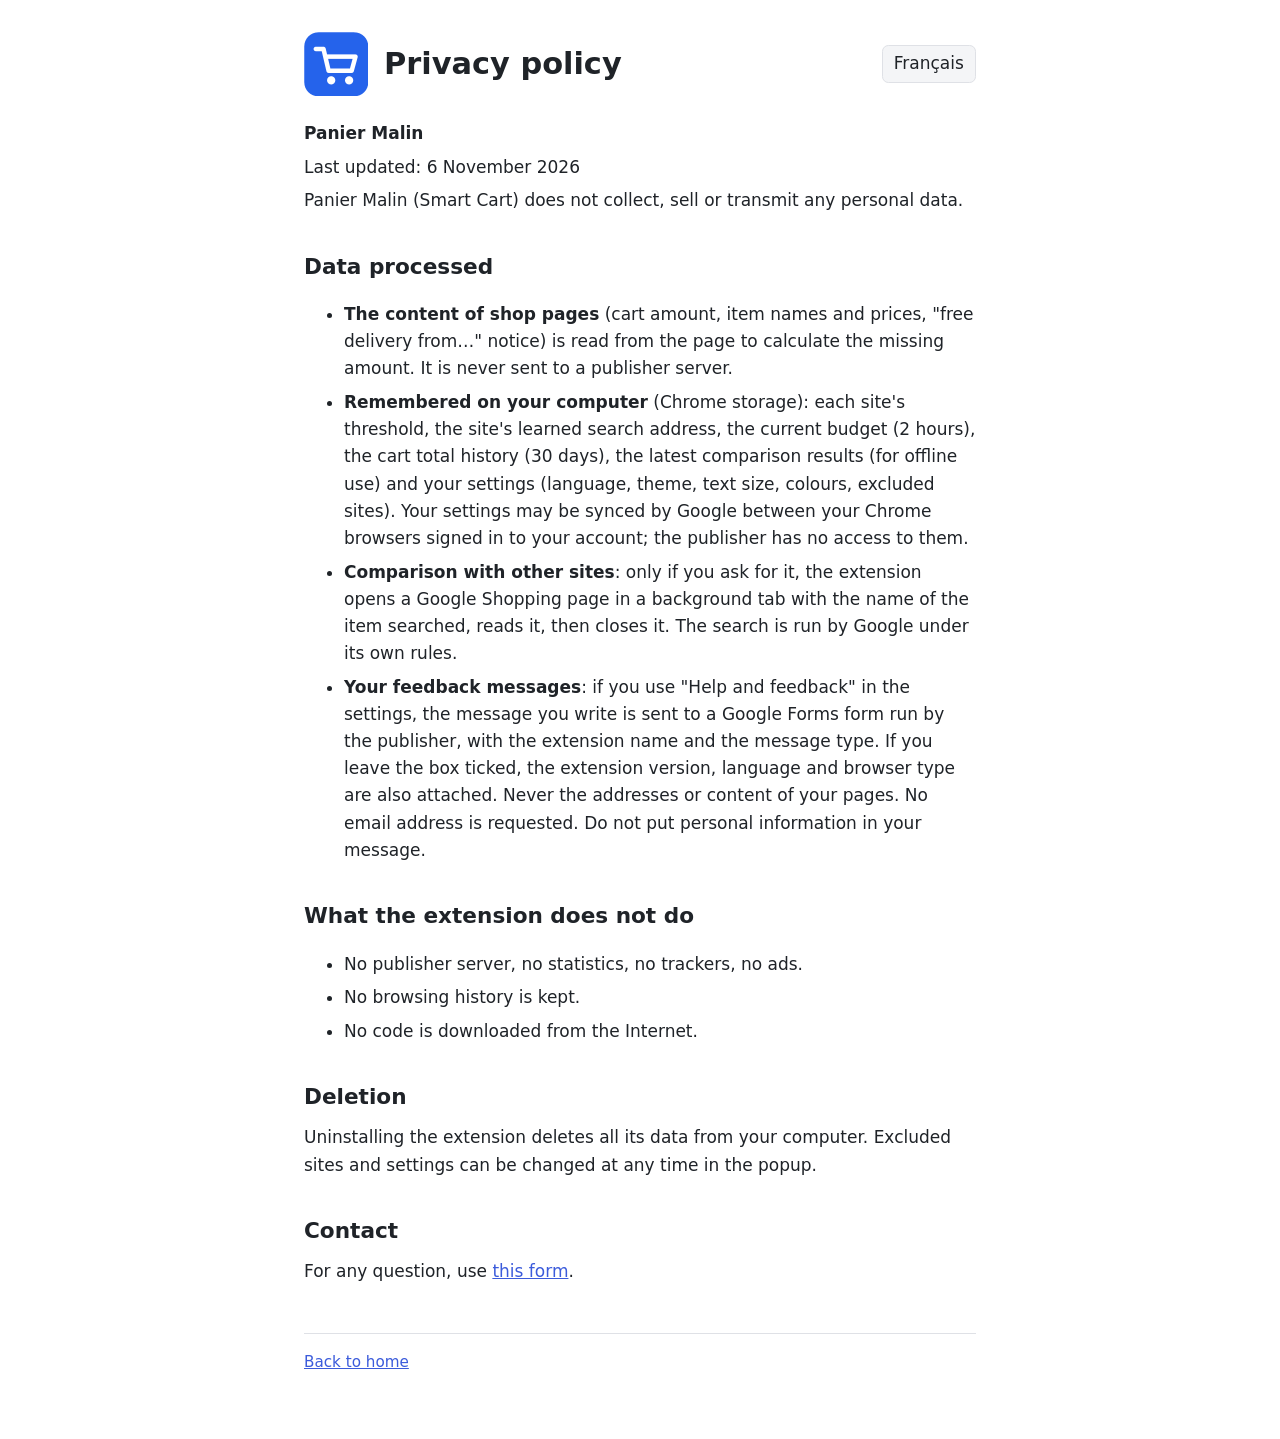
<file: panier-malin/privacy.html>
<!doctype html>
<html lang="fr" data-lang="fr">
<head>
  <meta charset="utf-8">
  <meta name="viewport" content="width=device-width, initial-scale=1">
  <title>Politique de confidentialité — Panier Malin</title>
  <link rel="stylesheet" href="../style.css">
</head>
<body>
  <main>
    <header class="top">
      <img src="icon.png" alt="" width="64" height="64">
      <h1 lang="fr">Politique de confidentialité</h1>
      <h1 lang="en">Privacy policy</h1>
      <div class="lang-switch"><button id="lang-button" type="button">English</button></div>
    </header>

    <p><strong>Panier Malin</strong></p>

    <div lang="fr">
      <p>Dernière mise à jour : 6 novembre 2026</p>
      <p>Panier Malin ne collecte, ne vend et ne transmet aucune donnée personnelle.</p>
      <h2>Données traitées</h2>
        <ul>
          <li><strong>Le contenu des pages de boutiques</strong> (montant du panier, noms et prix des articles, mention « livraison gratuite dès… ») est lu dans la page pour calculer le montant manquant. Il n'est jamais envoyé à un serveur de l'éditeur.</li>
          <li><strong>Mémorisé sur votre ordinateur</strong> (stockage de Chrome) : le seuil de chaque site, l'adresse de recherche apprise du site, le budget en cours (2 heures), l'historique du total du panier (30 jours), les derniers résultats de comparaison (pour l'usage hors ligne) et vos réglages (langue, thème, taille du texte, couleurs, sites exclus). Vos réglages peuvent être synchronisés par Google entre vos navigateurs Chrome connectés à votre compte ; l'éditeur n'y a pas accès.</li>
          <li><strong>Comparaison avec d'autres sites</strong> : seulement si vous la demandez, l'extension ouvre une page Google Shopping dans un onglet en arrière-plan avec le nom de l'article cherché, la lit, puis la referme. La recherche est faite par Google selon ses propres règles.</li>
          <li><strong>Vos messages d'avis</strong> : si vous utilisez « Aide et avis » dans les paramètres, le message que vous écrivez est envoyé à un formulaire Google Forms géré par l'éditeur, avec le nom de l'extension et le type de message. Si vous laissez la case cochée, sont aussi joints : la version de l'extension, la langue et le type de navigateur. Jamais les adresses ni le contenu de vos pages. Aucune adresse e-mail n'est demandée. Ne mettez pas d'informations personnelles dans votre message.</li>
        </ul>
      <h2>Ce que l'extension ne fait pas</h2>
        <ul>
          <li>Aucun serveur de l'éditeur, aucune statistique, aucun traceur, aucune publicité.</li>
          <li>Aucun historique de navigation n'est conservé.</li>
          <li>Aucun code n'est téléchargé depuis Internet.</li>
        </ul>
      <h2>Suppression</h2>
      <p>Désinstaller l'extension supprime toutes ses données de votre ordinateur. Les sites exclus et les réglages se modifient à tout moment dans la popup.</p>
      <h2>Contact</h2>
      <p>Pour toute question, utilisez <a href="https://docs.google.com/forms/d/e/1FAIpQLSe4-lgLqw3b3d4_XxIjPUd_hulfvgYciGaxdZd-aE0_6S_JHg/viewform">ce formulaire</a>.</p>
    </div>

    <div lang="en">
      <p>Last updated: 6 November 2026</p>
      <p>Panier Malin (Smart Cart) does not collect, sell or transmit any personal data.</p>
      <h2>Data processed</h2>
        <ul>
          <li><strong>The content of shop pages</strong> (cart amount, item names and prices, "free delivery from…" notice) is read from the page to calculate the missing amount. It is never sent to a publisher server.</li>
          <li><strong>Remembered on your computer</strong> (Chrome storage): each site's threshold, the site's learned search address, the current budget (2 hours), the cart total history (30 days), the latest comparison results (for offline use) and your settings (language, theme, text size, colours, excluded sites). Your settings may be synced by Google between your Chrome browsers signed in to your account; the publisher has no access to them.</li>
          <li><strong>Comparison with other sites</strong>: only if you ask for it, the extension opens a Google Shopping page in a background tab with the name of the item searched, reads it, then closes it. The search is run by Google under its own rules.</li>
          <li><strong>Your feedback messages</strong>: if you use "Help and feedback" in the settings, the message you write is sent to a Google Forms form run by the publisher, with the extension name and the message type. If you leave the box ticked, the extension version, language and browser type are also attached. Never the addresses or content of your pages. No email address is requested. Do not put personal information in your message.</li>
        </ul>
      <h2>What the extension does not do</h2>
        <ul>
          <li>No publisher server, no statistics, no trackers, no ads.</li>
          <li>No browsing history is kept.</li>
          <li>No code is downloaded from the Internet.</li>
        </ul>
      <h2>Deletion</h2>
      <p>Uninstalling the extension deletes all its data from your computer. Excluded sites and settings can be changed at any time in the popup.</p>
      <h2>Contact</h2>
      <p>For any question, use <a href="https://docs.google.com/forms/d/e/1FAIpQLSe4-lgLqw3b3d4_XxIjPUd_hulfvgYciGaxdZd-aE0_6S_JHg/viewform">this form</a>.</p>
    </div>

    <footer>
      <a href="../" lang="fr">Retour à l'accueil</a>
      <a href="../" lang="en">Back to home</a>
    </footer>
  </main>
  <script src="../lang.js"></script>
</body>
</html>
</file>
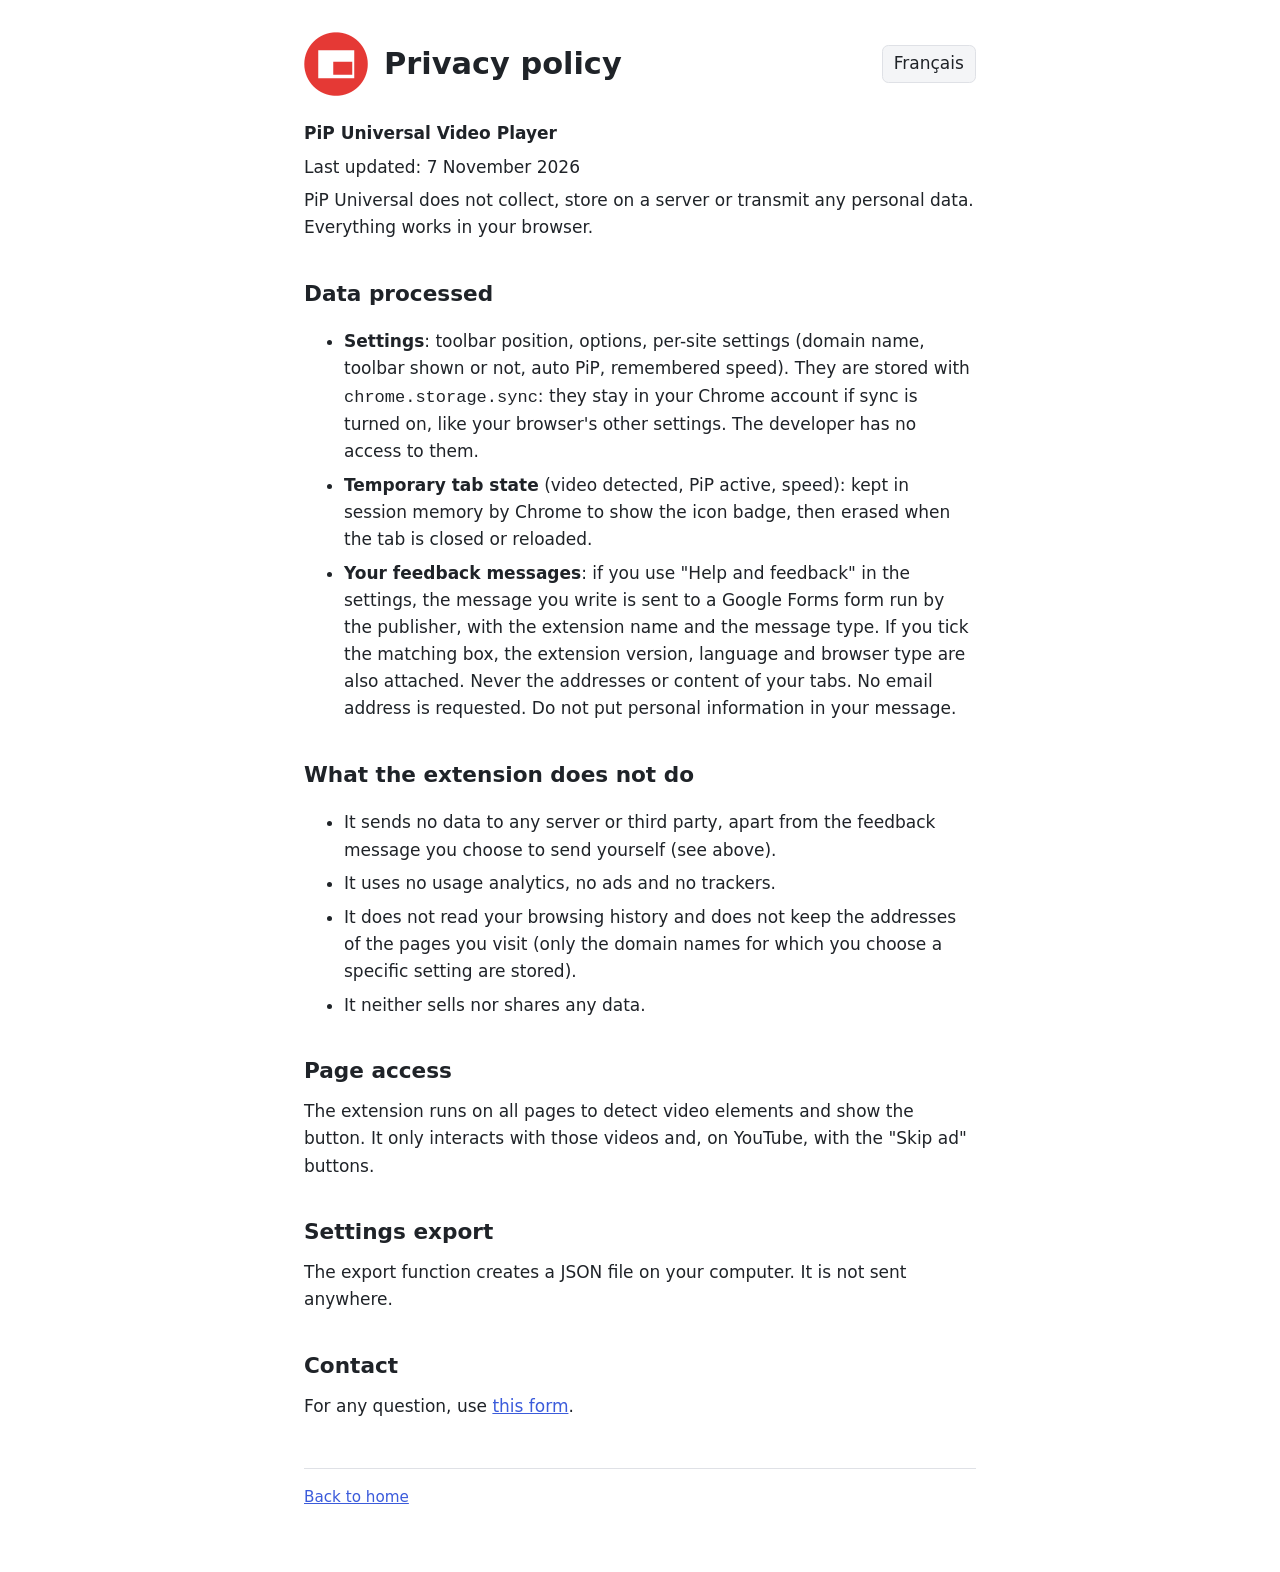
<file: pip-universal/privacy.html>
<!doctype html>
<html lang="fr" data-lang="fr">
<head>
  <meta charset="utf-8">
  <meta name="viewport" content="width=device-width, initial-scale=1">
  <title>Politique de confidentialité — PiP Universal Video Player</title>
  <link rel="stylesheet" href="../style.css">
</head>
<body>
  <main>
    <header class="top">
      <img src="icon.png" alt="" width="64" height="64">
      <h1 lang="fr">Politique de confidentialité</h1>
      <h1 lang="en">Privacy policy</h1>
      <div class="lang-switch"><button id="lang-button" type="button">English</button></div>
    </header>

    <p><strong>PiP Universal Video Player</strong></p>

    <div lang="fr">
      <p>Dernière mise à jour : 7 novembre 2026</p>
      <p>PiP Universal ne collecte, ne stocke sur un serveur et ne transmet aucune donnée personnelle. Tout fonctionne dans votre navigateur.</p>
      <h2>Données traitées</h2>
        <ul>
          <li><strong>Réglages</strong> : position de la barre, options, réglages par site (nom de domaine, barre affichée ou non, PiP auto, vitesse retenue). Ils sont enregistrés avec <code>chrome.storage.sync</code> : ils restent dans votre compte Chrome si la synchronisation est activée, comme les autres réglages de votre navigateur. Le développeur n'y a pas accès.</li>
          <li><strong>État temporaire d'un onglet</strong> (vidéo détectée, PiP en cours, vitesse) : gardé en mémoire de session par Chrome pour afficher la pastille de l'icône, puis effacé à la fermeture ou au rechargement de l'onglet.</li>
          <li><strong>Vos messages d'avis</strong> : si vous utilisez « Aide et avis » dans les paramètres, le message que vous écrivez est envoyé à un formulaire Google Forms géré par l'éditeur, avec le nom de l'extension et le type de message. Si vous cochez la case correspondante, sont aussi joints : la version de l'extension, la langue et le type de navigateur. Jamais les adresses ni le contenu de vos onglets. Aucune adresse e-mail n'est demandée. Ne mettez pas d'informations personnelles dans votre message.</li>
        </ul>
      <h2>Ce que l'extension ne fait pas</h2>
        <ul>
          <li>Elle n'envoie aucune donnée à un serveur ni à un tiers, à part le message d'avis que vous choisissez d'envoyer vous-même (voir plus haut).</li>
          <li>Elle n'utilise ni analyse d'usage, ni publicité, ni traceur.</li>
          <li>Elle ne lit pas l'historique de navigation et ne conserve pas les adresses des pages visitées (seuls les noms de domaine pour lesquels vous choisissez un réglage particulier sont enregistrés).</li>
          <li>Elle ne vend ni ne partage aucune donnée.</li>
        </ul>
      <h2>Accès aux pages</h2>
      <p>L'extension s'exécute sur toutes les pages pour repérer les éléments vidéo et afficher le bouton. Elle n'interagit qu'avec ces vidéos et, sur YouTube, avec les boutons « Passer la pub ».</p>
      <h2>Export des réglages</h2>
      <p>La fonction d'export crée un fichier JSON sur votre ordinateur. Il n'est envoyé nulle part.</p>
      <h2>Contact</h2>
      <p>Pour toute question, utilisez <a href="https://docs.google.com/forms/d/e/1FAIpQLSe4-lgLqw3b3d4_XxIjPUd_hulfvgYciGaxdZd-aE0_6S_JHg/viewform">ce formulaire</a>.</p>
    </div>

    <div lang="en">
      <p>Last updated: 7 November 2026</p>
      <p>PiP Universal does not collect, store on a server or transmit any personal data. Everything works in your browser.</p>
      <h2>Data processed</h2>
        <ul>
          <li><strong>Settings</strong>: toolbar position, options, per-site settings (domain name, toolbar shown or not, auto PiP, remembered speed). They are stored with <code>chrome.storage.sync</code>: they stay in your Chrome account if sync is turned on, like your browser's other settings. The developer has no access to them.</li>
          <li><strong>Temporary tab state</strong> (video detected, PiP active, speed): kept in session memory by Chrome to show the icon badge, then erased when the tab is closed or reloaded.</li>
          <li><strong>Your feedback messages</strong>: if you use "Help and feedback" in the settings, the message you write is sent to a Google Forms form run by the publisher, with the extension name and the message type. If you tick the matching box, the extension version, language and browser type are also attached. Never the addresses or content of your tabs. No email address is requested. Do not put personal information in your message.</li>
        </ul>
      <h2>What the extension does not do</h2>
        <ul>
          <li>It sends no data to any server or third party, apart from the feedback message you choose to send yourself (see above).</li>
          <li>It uses no usage analytics, no ads and no trackers.</li>
          <li>It does not read your browsing history and does not keep the addresses of the pages you visit (only the domain names for which you choose a specific setting are stored).</li>
          <li>It neither sells nor shares any data.</li>
        </ul>
      <h2>Page access</h2>
      <p>The extension runs on all pages to detect video elements and show the button. It only interacts with those videos and, on YouTube, with the "Skip ad" buttons.</p>
      <h2>Settings export</h2>
      <p>The export function creates a JSON file on your computer. It is not sent anywhere.</p>
      <h2>Contact</h2>
      <p>For any question, use <a href="https://docs.google.com/forms/d/e/1FAIpQLSe4-lgLqw3b3d4_XxIjPUd_hulfvgYciGaxdZd-aE0_6S_JHg/viewform">this form</a>.</p>
    </div>

    <footer>
      <a href="../" lang="fr">Retour à l'accueil</a>
      <a href="../" lang="en">Back to home</a>
    </footer>
  </main>
  <script src="../lang.js"></script>
</body>
</html>
</file>
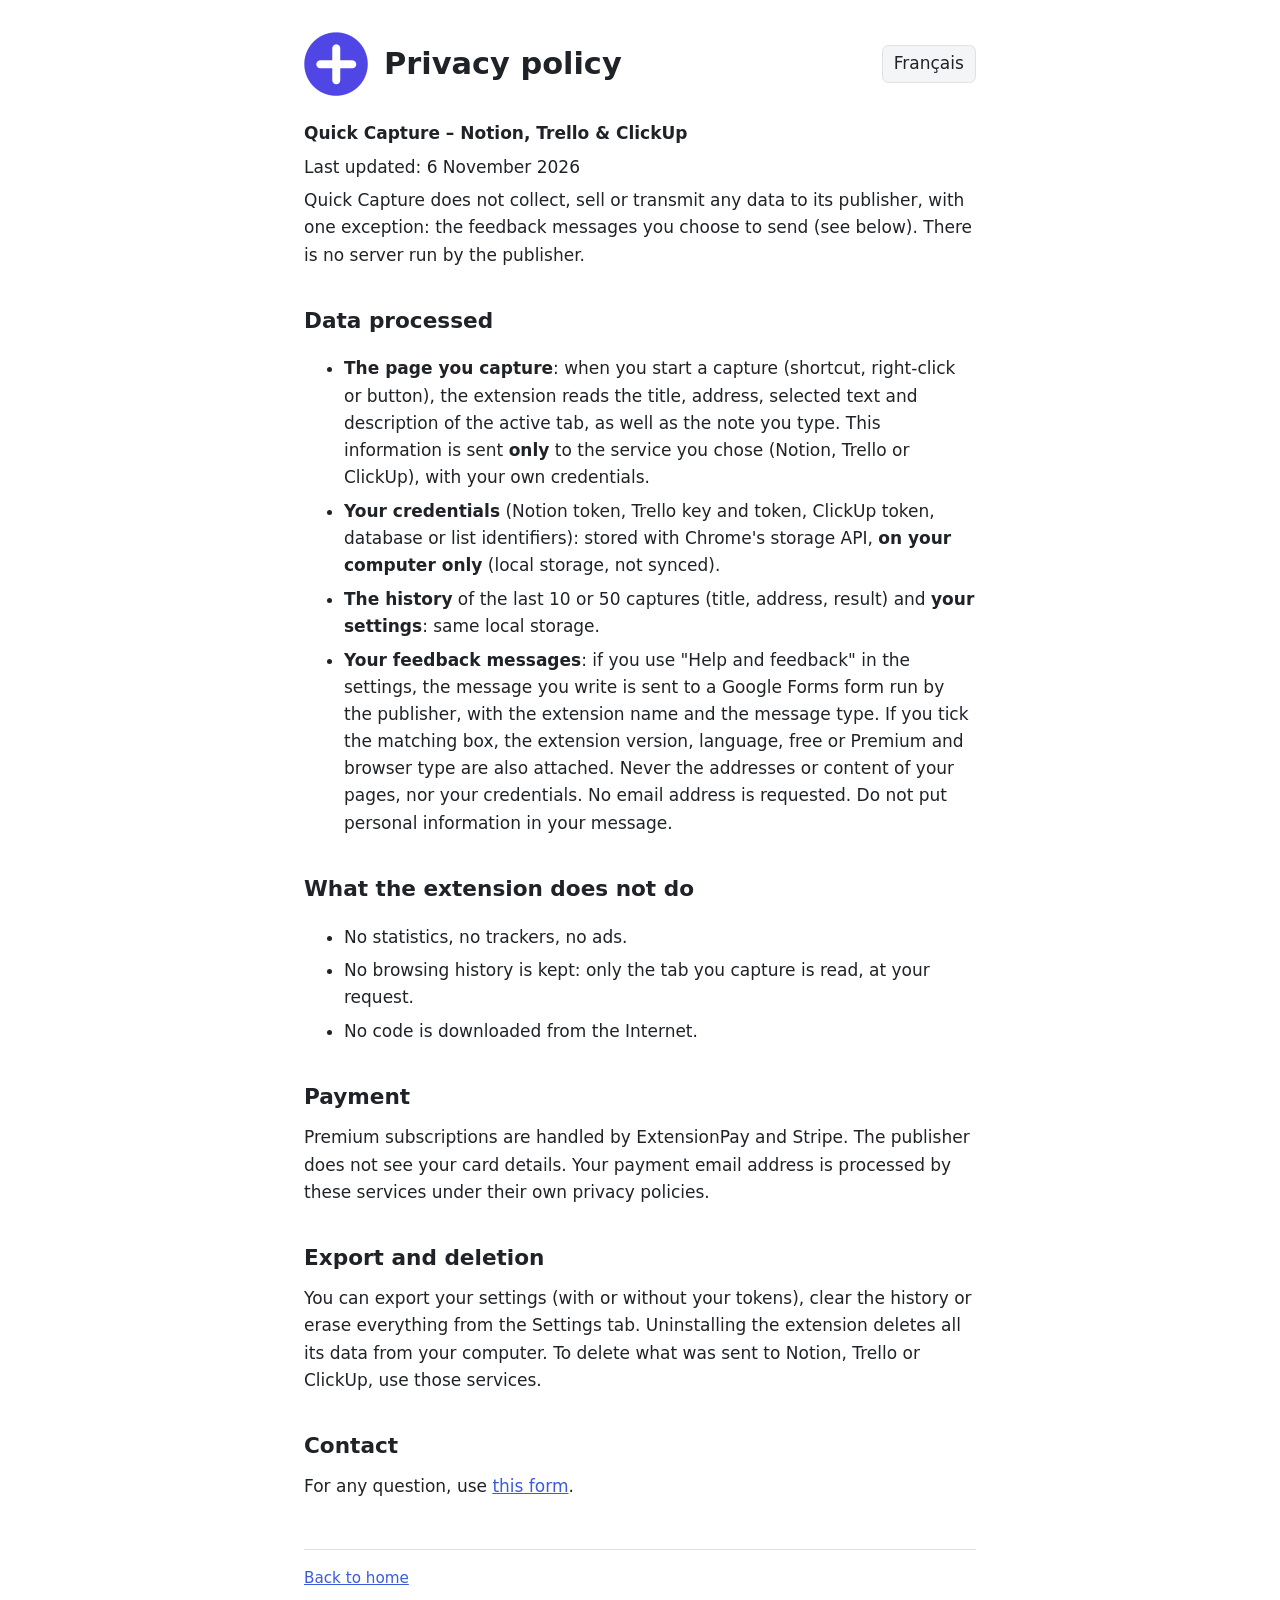
<file: quick-capture/privacy.html>
<!doctype html>
<html lang="fr" data-lang="fr">
<head>
  <meta charset="utf-8">
  <meta name="viewport" content="width=device-width, initial-scale=1">
  <title>Politique de confidentialité — Quick Capture – Notion, Trello &amp; ClickUp</title>
  <link rel="stylesheet" href="../style.css">
</head>
<body>
  <main>
    <header class="top">
      <img src="icon.png" alt="" width="64" height="64">
      <h1 lang="fr">Politique de confidentialité</h1>
      <h1 lang="en">Privacy policy</h1>
      <div class="lang-switch"><button id="lang-button" type="button">English</button></div>
    </header>

    <p><strong>Quick Capture – Notion, Trello &amp; ClickUp</strong></p>

    <div lang="fr">
      <p>Dernière mise à jour : 6 novembre 2026</p>
      <p>Quick Capture ne collecte, ne vend et ne transmet aucune donnée à son éditeur, à une seule exception : les messages d'avis que vous choisissez d'envoyer (voir ci-dessous). Il n'existe aucun serveur géré par l'éditeur.</p>
      <h2>Données traitées</h2>
        <ul>
          <li><strong>La page que vous capturez</strong> : au moment où vous lancez une capture (raccourci, clic droit ou bouton), l'extension lit le titre, l'adresse, le texte sélectionné et la description de l'onglet actif, ainsi que la note que vous saisissez. Ces informations sont envoyées <strong>uniquement</strong> au service que vous avez choisi (Notion, Trello ou ClickUp), avec vos propres identifiants.</li>
          <li><strong>Vos identifiants</strong> (token Notion, clé et token Trello, token ClickUp, identifiants de base ou de liste) : enregistrés avec l'API de stockage de Chrome, <strong>uniquement sur votre ordinateur</strong> (stockage local, non synchronisé).</li>
          <li><strong>L'historique</strong> des 10 ou 50 dernières captures (titre, adresse, résultat) et <strong>vos réglages</strong> : même stockage local.</li>
          <li><strong>Vos messages d'avis</strong> : si vous utilisez « Aide et avis » dans les paramètres, le message que vous écrivez est envoyé à un formulaire Google Forms géré par l'éditeur, avec le nom de l'extension et le type de message. Si vous cochez la case correspondante, sont aussi joints : la version de l'extension, la langue, gratuit ou Premium et le type de navigateur. Jamais les adresses ni le contenu de vos pages, ni vos identifiants. Aucune adresse e-mail n'est demandée. Ne mettez pas d'informations personnelles dans votre message.</li>
        </ul>
      <h2>Ce que l'extension ne fait pas</h2>
        <ul>
          <li>Aucune statistique, aucun traceur, aucune publicité.</li>
          <li>Aucun historique de navigation conservé : seul l'onglet que vous capturez est lu, à votre demande.</li>
          <li>Aucun code téléchargé depuis Internet.</li>
        </ul>
      <h2>Paiement</h2>
      <p>Les abonnements Premium sont gérés par ExtensionPay et Stripe. L'éditeur ne voit pas vos informations de carte bancaire. Votre adresse e-mail de paiement est traitée par ces services selon leurs propres règles de confidentialité.</p>
      <h2>Export et suppression</h2>
      <p>Vous pouvez exporter vos réglages (avec ou sans vos tokens), vider l'historique ou tout effacer depuis l'onglet Paramètres. Désinstaller l'extension supprime toutes ses données de votre ordinateur. Pour supprimer ce qui a été envoyé à Notion, Trello ou ClickUp, utilisez ces services.</p>
      <h2>Contact</h2>
      <p>Pour toute question, utilisez <a href="https://docs.google.com/forms/d/e/1FAIpQLSe4-lgLqw3b3d4_XxIjPUd_hulfvgYciGaxdZd-aE0_6S_JHg/viewform">ce formulaire</a>.</p>
    </div>

    <div lang="en">
      <p>Last updated: 6 November 2026</p>
      <p>Quick Capture does not collect, sell or transmit any data to its publisher, with one exception: the feedback messages you choose to send (see below). There is no server run by the publisher.</p>
      <h2>Data processed</h2>
        <ul>
          <li><strong>The page you capture</strong>: when you start a capture (shortcut, right-click or button), the extension reads the title, address, selected text and description of the active tab, as well as the note you type. This information is sent <strong>only</strong> to the service you chose (Notion, Trello or ClickUp), with your own credentials.</li>
          <li><strong>Your credentials</strong> (Notion token, Trello key and token, ClickUp token, database or list identifiers): stored with Chrome's storage API, <strong>on your computer only</strong> (local storage, not synced).</li>
          <li><strong>The history</strong> of the last 10 or 50 captures (title, address, result) and <strong>your settings</strong>: same local storage.</li>
          <li><strong>Your feedback messages</strong>: if you use "Help and feedback" in the settings, the message you write is sent to a Google Forms form run by the publisher, with the extension name and the message type. If you tick the matching box, the extension version, language, free or Premium and browser type are also attached. Never the addresses or content of your pages, nor your credentials. No email address is requested. Do not put personal information in your message.</li>
        </ul>
      <h2>What the extension does not do</h2>
        <ul>
          <li>No statistics, no trackers, no ads.</li>
          <li>No browsing history is kept: only the tab you capture is read, at your request.</li>
          <li>No code is downloaded from the Internet.</li>
        </ul>
      <h2>Payment</h2>
      <p>Premium subscriptions are handled by ExtensionPay and Stripe. The publisher does not see your card details. Your payment email address is processed by these services under their own privacy policies.</p>
      <h2>Export and deletion</h2>
      <p>You can export your settings (with or without your tokens), clear the history or erase everything from the Settings tab. Uninstalling the extension deletes all its data from your computer. To delete what was sent to Notion, Trello or ClickUp, use those services.</p>
      <h2>Contact</h2>
      <p>For any question, use <a href="https://docs.google.com/forms/d/e/1FAIpQLSe4-lgLqw3b3d4_XxIjPUd_hulfvgYciGaxdZd-aE0_6S_JHg/viewform">this form</a>.</p>
    </div>

    <footer>
      <a href="../" lang="fr">Retour à l'accueil</a>
      <a href="../" lang="en">Back to home</a>
    </footer>
  </main>
  <script src="../lang.js"></script>
</body>
</html>
</file>
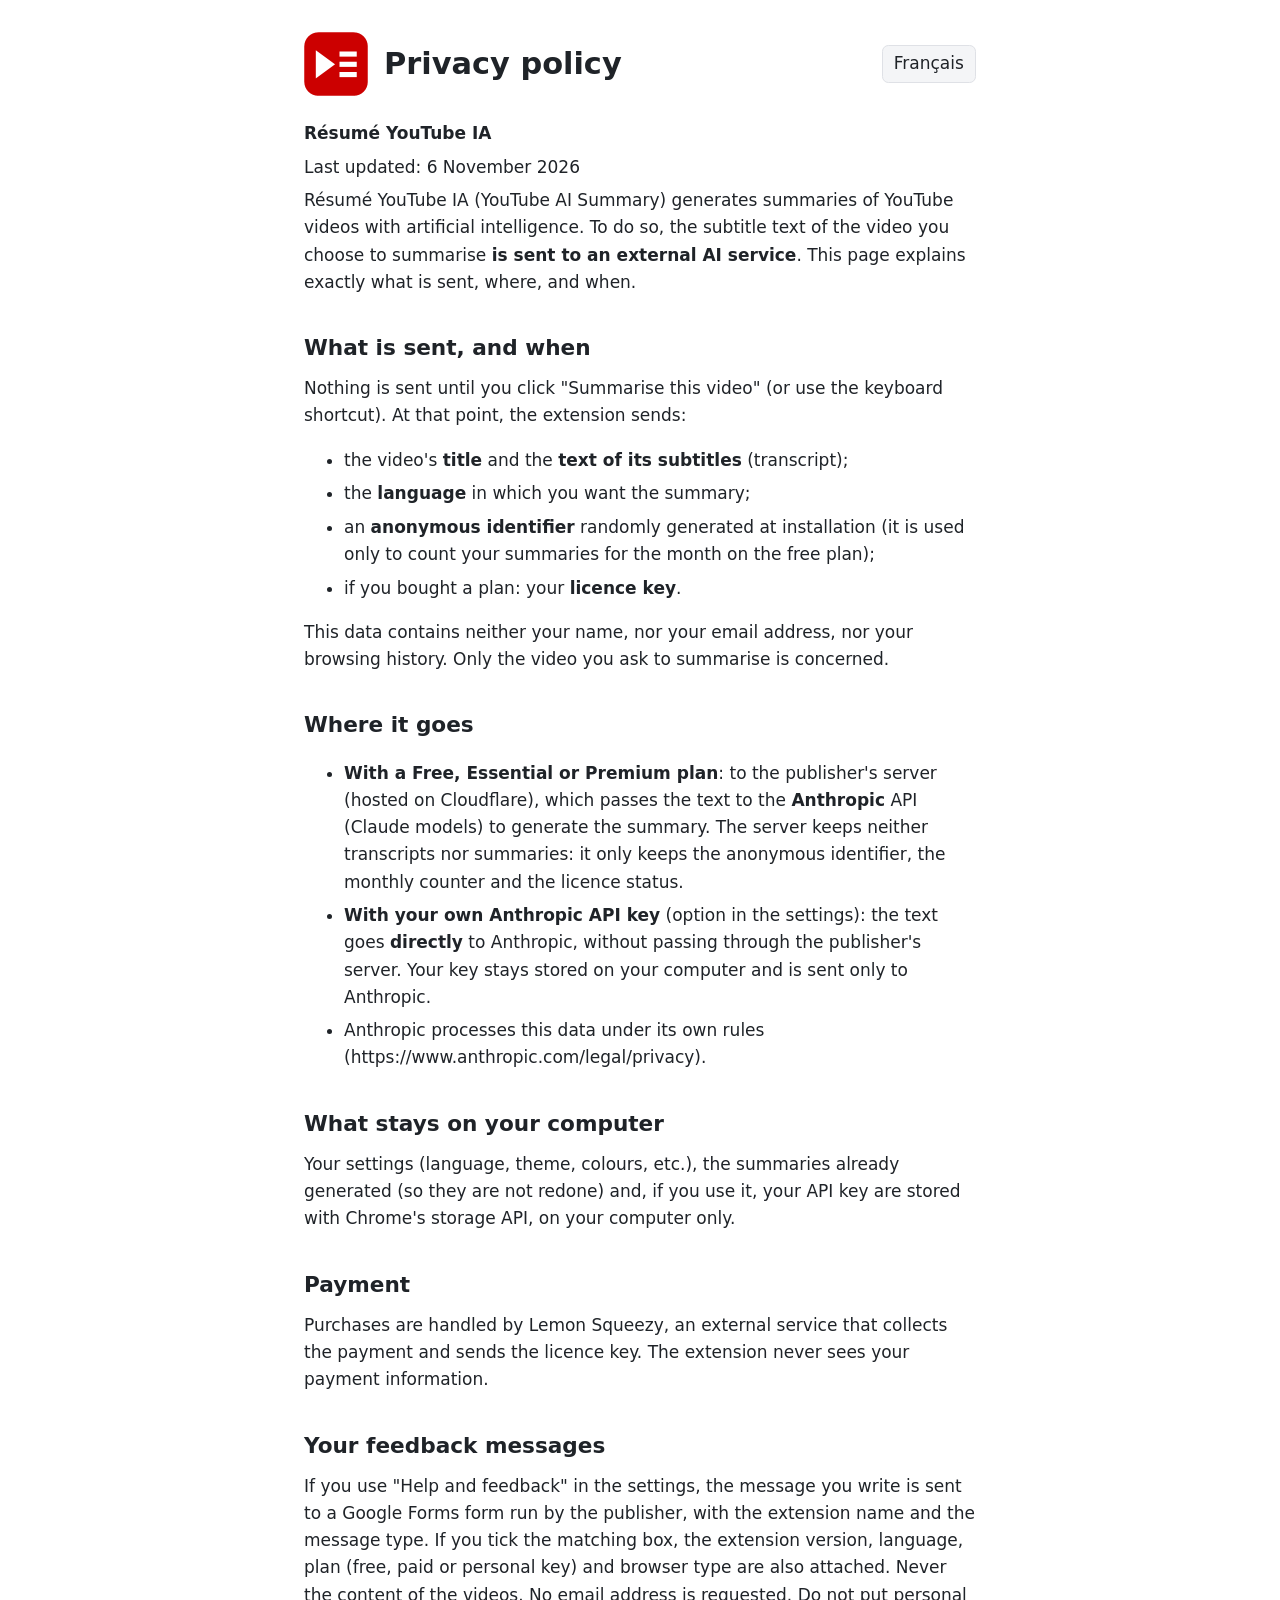
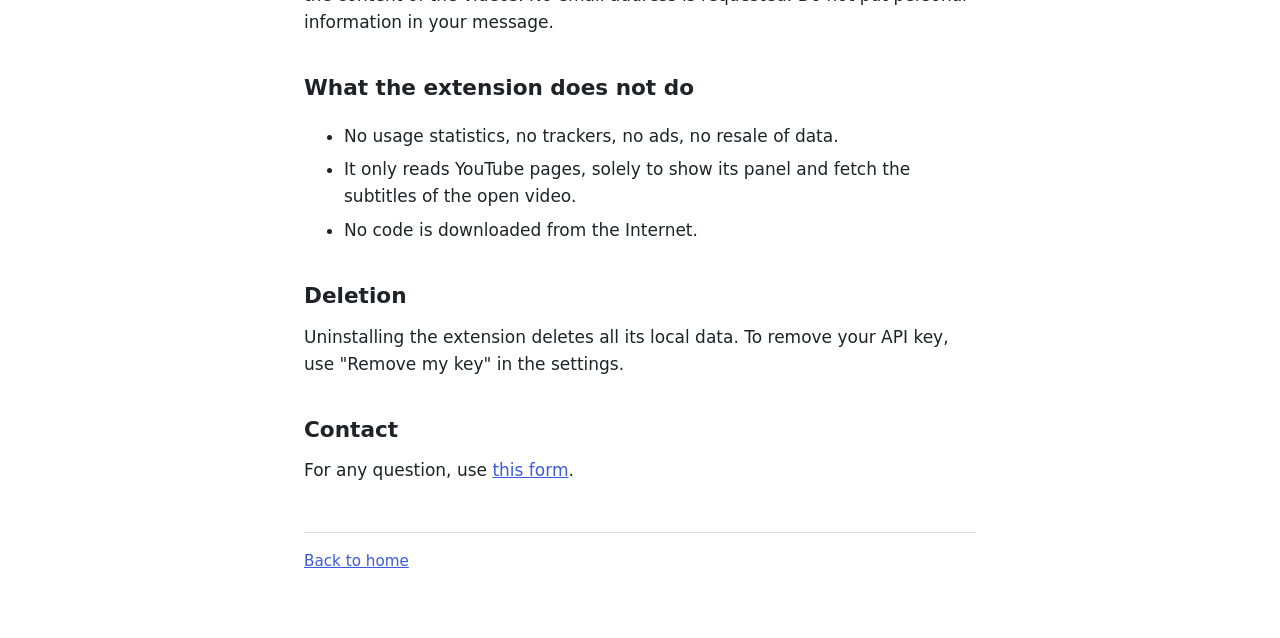
<file: resume-youtube-ia/privacy.html>
<!doctype html>
<html lang="fr" data-lang="fr">
<head>
  <meta charset="utf-8">
  <meta name="viewport" content="width=device-width, initial-scale=1">
  <title>Politique de confidentialité — Résumé YouTube IA</title>
  <link rel="stylesheet" href="../style.css">
</head>
<body>
  <main>
    <header class="top">
      <img src="icon.png" alt="" width="64" height="64">
      <h1 lang="fr">Politique de confidentialité</h1>
      <h1 lang="en">Privacy policy</h1>
      <div class="lang-switch"><button id="lang-button" type="button">English</button></div>
    </header>

    <p><strong>Résumé YouTube IA</strong></p>

    <div lang="fr">
      <p>Dernière mise à jour : 6 novembre 2026</p>
      <p>Résumé YouTube IA génère des résumés de vidéos YouTube avec une intelligence artificielle. Pour cela, le texte des sous-titres de la vidéo que vous choisissez de résumer <strong>est envoyé à un service d'IA extérieur</strong>. Cette page explique exactement ce qui part, où, et quand.</p>
      <h2>Ce qui est envoyé, et quand</h2>
      <p>Rien n'est envoyé tant que vous ne cliquez pas sur « Résumer cette vidéo » (ou n'utilisez pas le raccourci clavier). À ce moment-là, l'extension envoie :</p>
        <ul>
          <li>le <strong>titre</strong> de la vidéo et le <strong>texte de ses sous-titres</strong> (transcription) ;</li>
          <li>la <strong>langue</strong> dans laquelle vous voulez le résumé ;</li>
          <li>un <strong>identifiant anonyme</strong> généré au hasard à l'installation (il sert uniquement à compter vos résumés du mois dans l'offre gratuite) ;</li>
          <li>si vous avez acheté une offre : votre <strong>clé de licence</strong>.</li>
        </ul>
      <p>Ces données ne contiennent ni votre nom, ni votre adresse e-mail, ni votre historique de navigation. Seule la vidéo que vous demandez à résumer est concernée.</p>
      <h2>Où ça part</h2>
        <ul>
          <li><strong>Avec une offre Gratuite, Essentiel ou Premium</strong> : vers le serveur de l'éditeur (hébergé chez Cloudflare), qui transmet le texte à l'API de <strong>Anthropic</strong> (modèles Claude) pour générer le résumé. Le serveur ne conserve ni les transcriptions ni les résumés : il garde seulement l'identifiant anonyme, le compteur mensuel et l'état de la licence.</li>
          <li><strong>Avec votre propre clé API Anthropic</strong> (option dans les paramètres) : le texte part <strong>directement</strong> vers Anthropic, sans passer par le serveur de l'éditeur. Votre clé reste enregistrée sur votre ordinateur et n'est envoyée qu'à Anthropic.</li>
          <li>Anthropic traite ces données selon ses propres règles (https://www.anthropic.com/legal/privacy).</li>
        </ul>
      <h2>Ce qui reste sur votre ordinateur</h2>
      <p>Vos réglages (langue, thème, couleurs, etc.), les résumés déjà générés (pour ne pas les refaire) et, si vous l'utilisez, votre clé API sont enregistrés avec l'API de stockage de Chrome, sur votre ordinateur uniquement.</p>
      <h2>Paiement</h2>
      <p>Les achats sont gérés par Lemon Squeezy, un service extérieur qui encaisse le paiement et envoie la clé de licence. L'extension ne voit jamais vos informations de paiement.</p>
      <h2>Vos messages d'avis</h2>
      <p>Si vous utilisez « Aide et avis » dans les paramètres, le message que vous écrivez est envoyé à un formulaire Google Forms géré par l'éditeur, avec le nom de l'extension et le type de message. Si vous cochez la case correspondante, sont aussi joints : la version de l'extension, la langue, l'offre (gratuite, payante ou clé personnelle) et le type de navigateur. Jamais le contenu des vidéos. Aucune adresse e-mail n'est demandée. Ne mettez pas d'informations personnelles dans votre message.</p>
      <h2>Ce que l'extension ne fait pas</h2>
        <ul>
          <li>Aucune statistique d'usage, aucun traceur, aucune publicité, aucune revente de données.</li>
          <li>Elle ne lit que les pages YouTube, uniquement pour afficher son panneau et récupérer les sous-titres de la vidéo ouverte.</li>
          <li>Aucun code n'est téléchargé depuis Internet.</li>
        </ul>
      <h2>Suppression</h2>
      <p>Désinstaller l'extension supprime toutes ses données locales. Pour retirer votre clé API, utilisez « Retirer ma clé » dans les paramètres.</p>
      <h2>Contact</h2>
      <p>Pour toute question, utilisez <a href="https://docs.google.com/forms/d/e/1FAIpQLSe4-lgLqw3b3d4_XxIjPUd_hulfvgYciGaxdZd-aE0_6S_JHg/viewform">ce formulaire</a>.</p>
    </div>

    <div lang="en">
      <p>Last updated: 6 November 2026</p>
      <p>Résumé YouTube IA (YouTube AI Summary) generates summaries of YouTube videos with artificial intelligence. To do so, the subtitle text of the video you choose to summarise <strong>is sent to an external AI service</strong>. This page explains exactly what is sent, where, and when.</p>
      <h2>What is sent, and when</h2>
      <p>Nothing is sent until you click "Summarise this video" (or use the keyboard shortcut). At that point, the extension sends:</p>
        <ul>
          <li>the video's <strong>title</strong> and the <strong>text of its subtitles</strong> (transcript);</li>
          <li>the <strong>language</strong> in which you want the summary;</li>
          <li>an <strong>anonymous identifier</strong> randomly generated at installation (it is used only to count your summaries for the month on the free plan);</li>
          <li>if you bought a plan: your <strong>licence key</strong>.</li>
        </ul>
      <p>This data contains neither your name, nor your email address, nor your browsing history. Only the video you ask to summarise is concerned.</p>
      <h2>Where it goes</h2>
        <ul>
          <li><strong>With a Free, Essential or Premium plan</strong>: to the publisher's server (hosted on Cloudflare), which passes the text to the <strong>Anthropic</strong> API (Claude models) to generate the summary. The server keeps neither transcripts nor summaries: it only keeps the anonymous identifier, the monthly counter and the licence status.</li>
          <li><strong>With your own Anthropic API key</strong> (option in the settings): the text goes <strong>directly</strong> to Anthropic, without passing through the publisher's server. Your key stays stored on your computer and is sent only to Anthropic.</li>
          <li>Anthropic processes this data under its own rules (https://www.anthropic.com/legal/privacy).</li>
        </ul>
      <h2>What stays on your computer</h2>
      <p>Your settings (language, theme, colours, etc.), the summaries already generated (so they are not redone) and, if you use it, your API key are stored with Chrome's storage API, on your computer only.</p>
      <h2>Payment</h2>
      <p>Purchases are handled by Lemon Squeezy, an external service that collects the payment and sends the licence key. The extension never sees your payment information.</p>
      <h2>Your feedback messages</h2>
      <p>If you use "Help and feedback" in the settings, the message you write is sent to a Google Forms form run by the publisher, with the extension name and the message type. If you tick the matching box, the extension version, language, plan (free, paid or personal key) and browser type are also attached. Never the content of the videos. No email address is requested. Do not put personal information in your message.</p>
      <h2>What the extension does not do</h2>
        <ul>
          <li>No usage statistics, no trackers, no ads, no resale of data.</li>
          <li>It only reads YouTube pages, solely to show its panel and fetch the subtitles of the open video.</li>
          <li>No code is downloaded from the Internet.</li>
        </ul>
      <h2>Deletion</h2>
      <p>Uninstalling the extension deletes all its local data. To remove your API key, use "Remove my key" in the settings.</p>
      <h2>Contact</h2>
      <p>For any question, use <a href="https://docs.google.com/forms/d/e/1FAIpQLSe4-lgLqw3b3d4_XxIjPUd_hulfvgYciGaxdZd-aE0_6S_JHg/viewform">this form</a>.</p>
    </div>

    <footer>
      <a href="../" lang="fr">Retour à l'accueil</a>
      <a href="../" lang="en">Back to home</a>
    </footer>
  </main>
  <script src="../lang.js"></script>
</body>
</html>
</file>
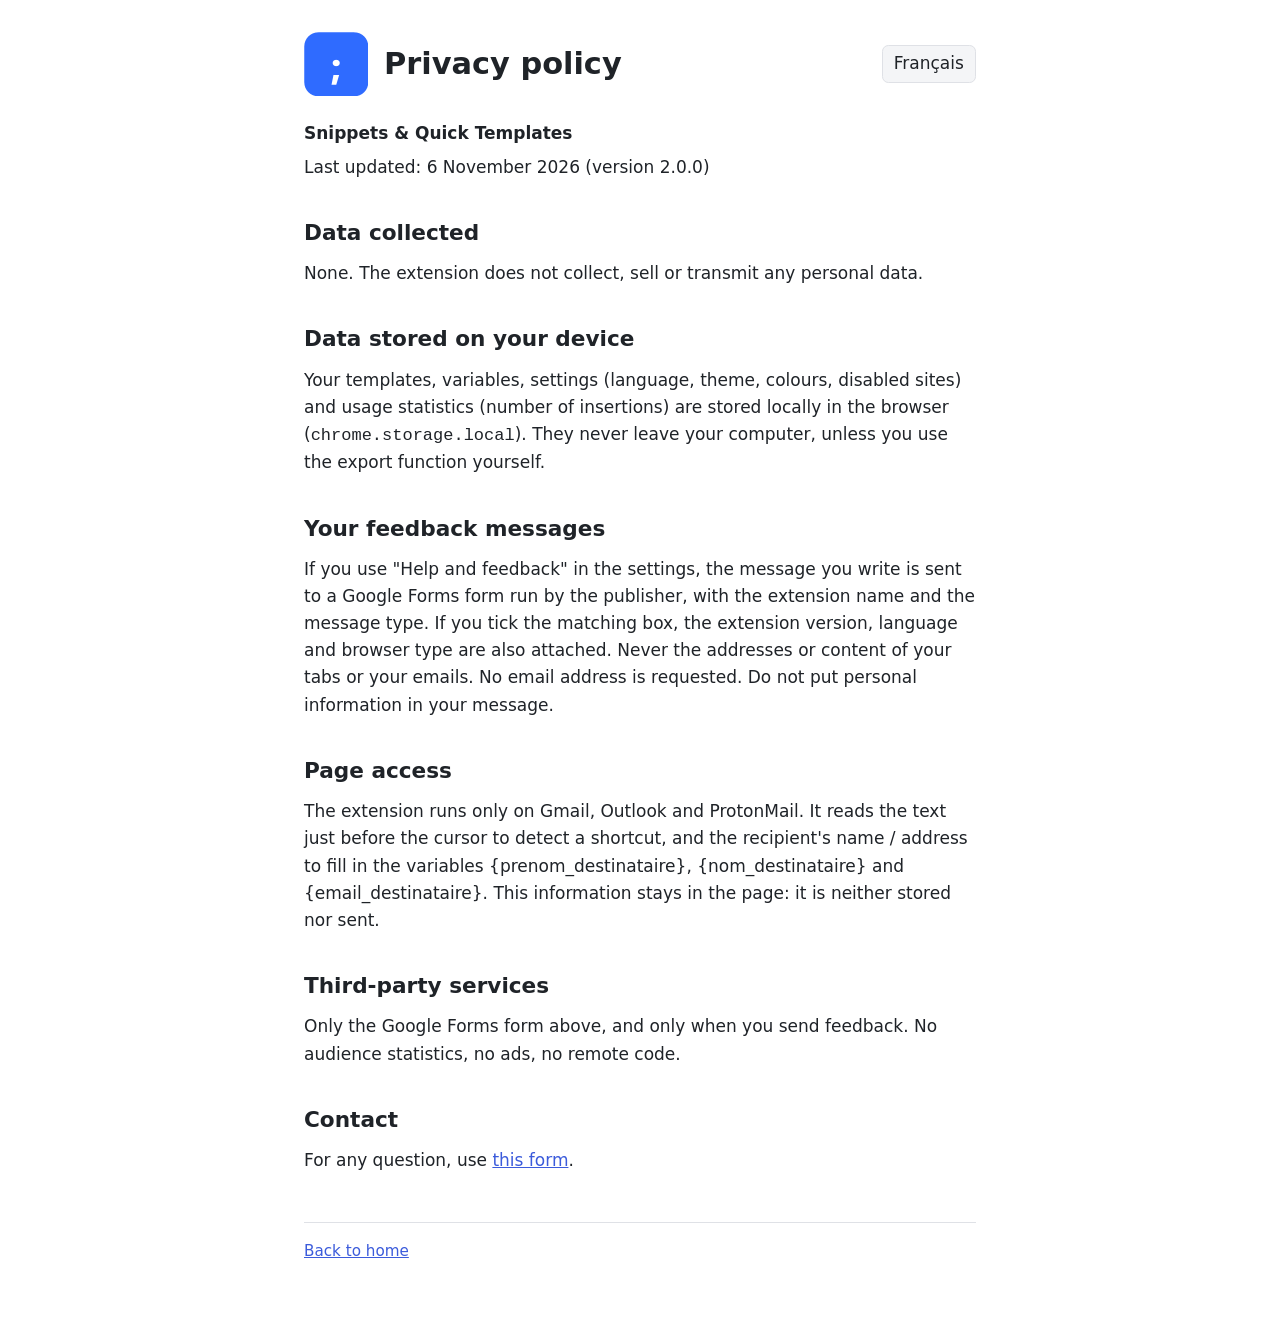
<file: snippets-quick-templates/privacy.html>
<!doctype html>
<html lang="fr" data-lang="fr">
<head>
  <meta charset="utf-8">
  <meta name="viewport" content="width=device-width, initial-scale=1">
  <title>Politique de confidentialité — Snippets &amp; Quick Templates</title>
  <link rel="stylesheet" href="../style.css">
</head>
<body>
  <main>
    <header class="top">
      <img src="icon.png" alt="" width="64" height="64">
      <h1 lang="fr">Politique de confidentialité</h1>
      <h1 lang="en">Privacy policy</h1>
      <div class="lang-switch"><button id="lang-button" type="button">English</button></div>
    </header>

    <p><strong>Snippets &amp; Quick Templates</strong></p>

    <div lang="fr">
      <p>Dernière mise à jour : 6 novembre 2026 (version 2.0.0)</p>
      <h2>Données collectées</h2>
      <p>Aucune. L'extension ne collecte, ne vend et ne transmet aucune donnée personnelle.</p>
      <h2>Données enregistrées sur votre appareil</h2>
      <p>Vos modèles, variables, réglages (langue, thème, couleurs, sites désactivés) et statistiques d'usage (nombre d'insertions) sont enregistrés localement dans le navigateur (<code>chrome.storage.local</code>). Ils ne quittent jamais votre ordinateur, sauf si vous utilisez vous-même la fonction d'export.</p>
      <h2>Vos messages d'avis</h2>
      <p>Si vous utilisez « Aide et avis » dans les paramètres, le message que vous écrivez est envoyé à un formulaire Google Forms géré par l'éditeur, avec le nom de l'extension et le type de message. Si vous cochez la case correspondante, sont aussi joints : la version de l'extension, la langue et le type de navigateur. Jamais les adresses ni le contenu de vos onglets ou de vos e-mails. Aucune adresse e-mail n'est demandée. Ne mettez pas d'informations personnelles dans votre message.</p>
      <h2>Accès aux pages</h2>
      <p>L'extension s'exécute uniquement sur Gmail, Outlook et ProtonMail. Elle lit le texte juste avant le curseur pour repérer un raccourci, et le nom / l'adresse du destinataire pour remplir les variables {prenom_destinataire}, {nom_destinataire} et {email_destinataire}. Ces informations restent dans la page : elles ne sont ni enregistrées ni envoyées.</p>
      <h2>Services tiers</h2>
      <p>Seul le formulaire Google Forms ci-dessus, et uniquement quand vous envoyez un avis. Pas de statistiques d'audience, pas de publicité, pas de code distant.</p>
      <h2>Contact</h2>
      <p>Pour toute question, utilisez <a href="https://docs.google.com/forms/d/e/1FAIpQLSe4-lgLqw3b3d4_XxIjPUd_hulfvgYciGaxdZd-aE0_6S_JHg/viewform">ce formulaire</a>.</p>
    </div>

    <div lang="en">
      <p>Last updated: 6 November 2026 (version 2.0.0)</p>
      <h2>Data collected</h2>
      <p>None. The extension does not collect, sell or transmit any personal data.</p>
      <h2>Data stored on your device</h2>
      <p>Your templates, variables, settings (language, theme, colours, disabled sites) and usage statistics (number of insertions) are stored locally in the browser (<code>chrome.storage.local</code>). They never leave your computer, unless you use the export function yourself.</p>
      <h2>Your feedback messages</h2>
      <p>If you use "Help and feedback" in the settings, the message you write is sent to a Google Forms form run by the publisher, with the extension name and the message type. If you tick the matching box, the extension version, language and browser type are also attached. Never the addresses or content of your tabs or your emails. No email address is requested. Do not put personal information in your message.</p>
      <h2>Page access</h2>
      <p>The extension runs only on Gmail, Outlook and ProtonMail. It reads the text just before the cursor to detect a shortcut, and the recipient's name / address to fill in the variables {prenom_destinataire}, {nom_destinataire} and {email_destinataire}. This information stays in the page: it is neither stored nor sent.</p>
      <h2>Third-party services</h2>
      <p>Only the Google Forms form above, and only when you send feedback. No audience statistics, no ads, no remote code.</p>
      <h2>Contact</h2>
      <p>For any question, use <a href="https://docs.google.com/forms/d/e/1FAIpQLSe4-lgLqw3b3d4_XxIjPUd_hulfvgYciGaxdZd-aE0_6S_JHg/viewform">this form</a>.</p>
    </div>

    <footer>
      <a href="../" lang="fr">Retour à l'accueil</a>
      <a href="../" lang="en">Back to home</a>
    </footer>
  </main>
  <script src="../lang.js"></script>
</body>
</html>
</file>
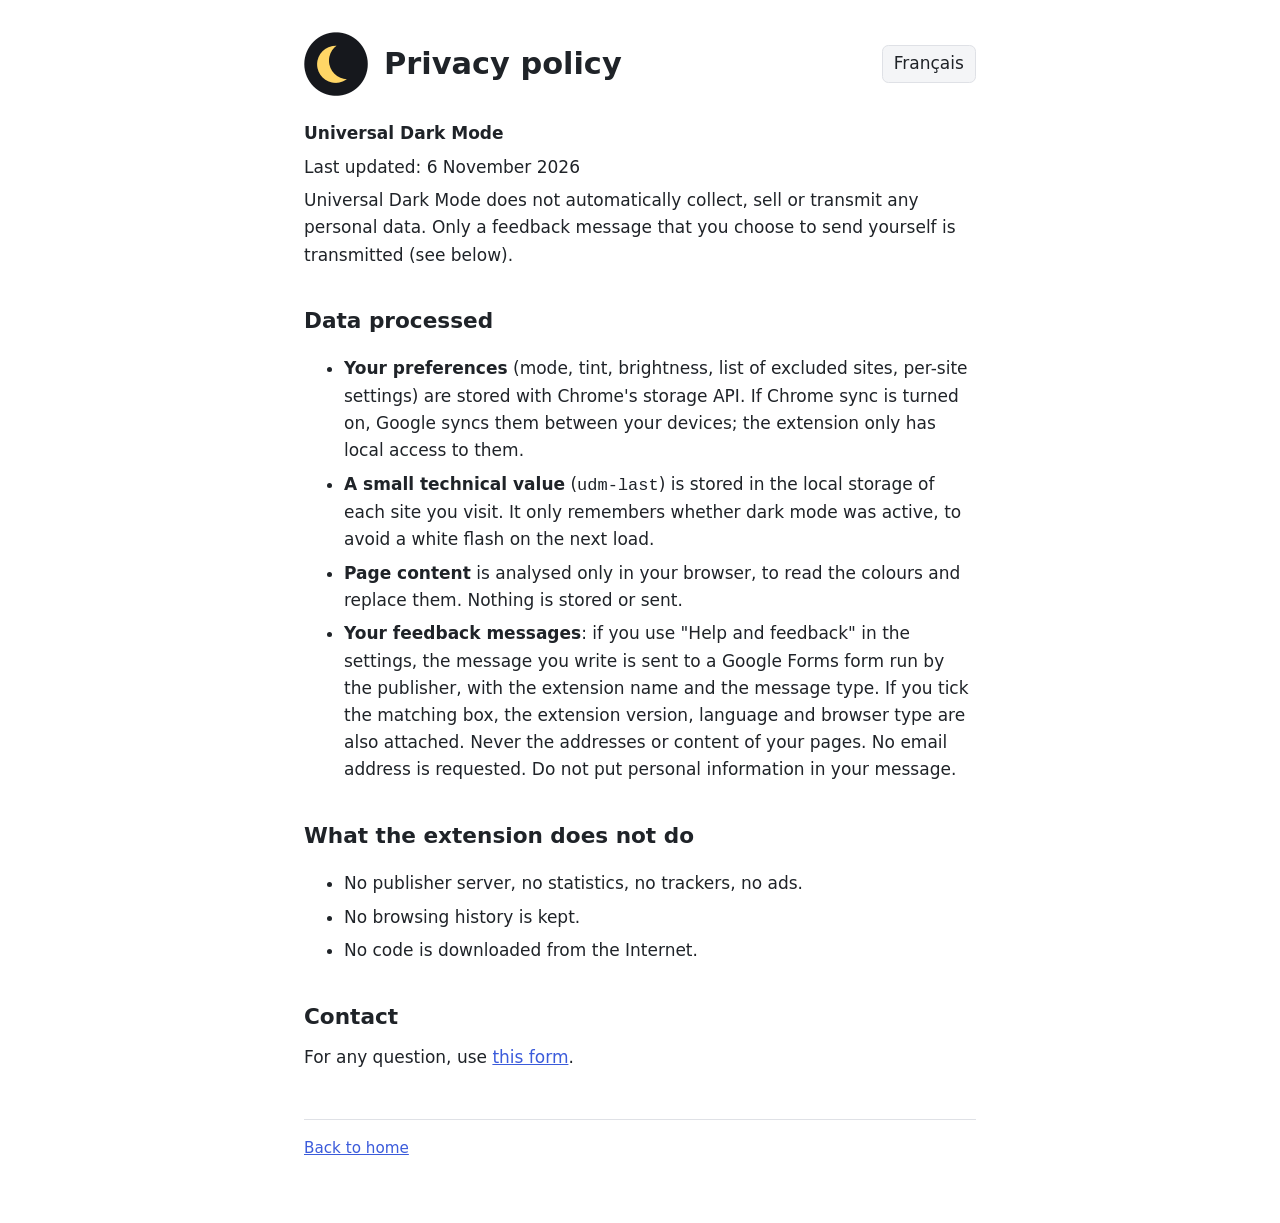
<file: universal-dark-mode/privacy.html>
<!doctype html>
<html lang="fr" data-lang="fr">
<head>
  <meta charset="utf-8">
  <meta name="viewport" content="width=device-width, initial-scale=1">
  <title>Politique de confidentialité — Universal Dark Mode</title>
  <link rel="stylesheet" href="../style.css">
</head>
<body>
  <main>
    <header class="top">
      <img src="icon.png" alt="" width="64" height="64">
      <h1 lang="fr">Politique de confidentialité</h1>
      <h1 lang="en">Privacy policy</h1>
      <div class="lang-switch"><button id="lang-button" type="button">English</button></div>
    </header>

    <p><strong>Universal Dark Mode</strong></p>

    <div lang="fr">
      <p>Dernière mise à jour : 6 novembre 2026</p>
      <p>Universal Dark Mode ne collecte, ne vend et ne transmet aucune donnée personnelle automatiquement. Seul un message d'avis que vous choisissez d'envoyer vous-même est transmis (voir ci-dessous).</p>
      <h2>Données traitées</h2>
        <ul>
          <li><strong>Vos préférences</strong> (mode, teinte, luminosité, liste des sites exclus, réglages par site) sont enregistrées avec l'API de stockage de Chrome. Si la synchronisation Chrome est activée, Google les synchronise entre vos appareils ; l'extension n'y a accès que localement.</li>
          <li><strong>Une petite valeur technique</strong> (<code>udm-last</code>) est enregistrée dans le stockage local de chaque site visité. Elle mémorise seulement si le mode sombre était actif, pour éviter un flash blanc au chargement suivant.</li>
          <li><strong>Le contenu des pages</strong> est analysé uniquement dans votre navigateur, pour lire les couleurs et les remplacer. Rien n'est enregistré ni envoyé.</li>
          <li><strong>Vos messages d'avis</strong> : si vous utilisez « Aide et avis » dans les paramètres, le message que vous écrivez est envoyé à un formulaire Google Forms géré par l'éditeur, avec le nom de l'extension et le type de message. Si vous cochez la case correspondante, sont aussi joints : la version de l'extension, la langue et le type de navigateur. Jamais les adresses ni le contenu de vos pages. Aucune adresse e-mail n'est demandée. Ne mettez pas d'informations personnelles dans votre message.</li>
        </ul>
      <h2>Ce que l'extension ne fait pas</h2>
        <ul>
          <li>Aucun serveur de l'éditeur, aucune statistique, aucun traceur, aucune publicité.</li>
          <li>Aucun historique de navigation n'est conservé.</li>
          <li>Aucun code n'est téléchargé depuis Internet.</li>
        </ul>
      <h2>Contact</h2>
      <p>Pour toute question, utilisez <a href="https://docs.google.com/forms/d/e/1FAIpQLSe4-lgLqw3b3d4_XxIjPUd_hulfvgYciGaxdZd-aE0_6S_JHg/viewform">ce formulaire</a>.</p>
    </div>

    <div lang="en">
      <p>Last updated: 6 November 2026</p>
      <p>Universal Dark Mode does not automatically collect, sell or transmit any personal data. Only a feedback message that you choose to send yourself is transmitted (see below).</p>
      <h2>Data processed</h2>
        <ul>
          <li><strong>Your preferences</strong> (mode, tint, brightness, list of excluded sites, per-site settings) are stored with Chrome's storage API. If Chrome sync is turned on, Google syncs them between your devices; the extension only has local access to them.</li>
          <li><strong>A small technical value</strong> (<code>udm-last</code>) is stored in the local storage of each site you visit. It only remembers whether dark mode was active, to avoid a white flash on the next load.</li>
          <li><strong>Page content</strong> is analysed only in your browser, to read the colours and replace them. Nothing is stored or sent.</li>
          <li><strong>Your feedback messages</strong>: if you use "Help and feedback" in the settings, the message you write is sent to a Google Forms form run by the publisher, with the extension name and the message type. If you tick the matching box, the extension version, language and browser type are also attached. Never the addresses or content of your pages. No email address is requested. Do not put personal information in your message.</li>
        </ul>
      <h2>What the extension does not do</h2>
        <ul>
          <li>No publisher server, no statistics, no trackers, no ads.</li>
          <li>No browsing history is kept.</li>
          <li>No code is downloaded from the Internet.</li>
        </ul>
      <h2>Contact</h2>
      <p>For any question, use <a href="https://docs.google.com/forms/d/e/1FAIpQLSe4-lgLqw3b3d4_XxIjPUd_hulfvgYciGaxdZd-aE0_6S_JHg/viewform">this form</a>.</p>
    </div>

    <footer>
      <a href="../" lang="fr">Retour à l'accueil</a>
      <a href="../" lang="en">Back to home</a>
    </footer>
  </main>
  <script src="../lang.js"></script>
</body>
</html>
</file>
<file: style.css>
:root {
  --bg: #ffffff;
  --surface: #f4f5f7;
  --border: #dfe1e6;
  --text: #1f2328;
  --muted: #5b626b;
  --accent: #3b5bdb;
  --accent-text: #ffffff;
}

@media (prefers-color-scheme: dark) {
  :root {
    --bg: #17181b;
    --surface: #222327;
    --border: #3d3f45;
    --text: #e8e9eb;
    --muted: #a0a4ab;
    --accent: #748ffc;
    --accent-text: #11131a;
  }
}

* { box-sizing: border-box; }

body {
  margin: 0;
  font: 17px/1.6 system-ui, -apple-system, "Segoe UI", sans-serif;
  background: var(--bg);
  color: var(--text);
}

main { max-width: 44rem; margin: 0 auto; padding: 2rem 1rem 4rem; }
header.top { display: flex; align-items: center; gap: 1rem; margin-bottom: 1.5rem; }
header.top img { width: 64px; height: 64px; }
h1 { margin: 0; font-size: 1.9rem; line-height: 1.2; }
h2 { margin: 2.2rem 0 .6rem; font-size: 1.35rem; }
p, li { margin: .4rem 0; }
.lead { font-size: 1.15rem; color: var(--muted); margin: .2rem 0 0; }
a { color: var(--accent); }

.lang-switch { margin-left: auto; }
.lang-switch button {
  font: inherit;
  padding: .25rem .7rem;
  border: 1px solid var(--border);
  border-radius: .4rem;
  background: var(--surface);
  color: var(--text);
  cursor: pointer;
}

.cards { display: grid; grid-template-columns: repeat(auto-fit, minmax(16rem, 1fr)); gap: 1rem; margin: 1rem 0; }
.card { background: var(--surface); border: 1px solid var(--border); border-radius: .8rem; padding: 1rem 1.2rem; }
.card h3 { margin: 0 0 .4rem; font-size: 1.1rem; }
.card ul { margin: 0; padding-left: 1.2rem; }
.card.premium { border-color: var(--accent); }

.badge {
  display: inline-block;
  padding: .1rem .7rem;
  border-radius: 999px;
  background: var(--accent);
  color: var(--accent-text);
  font-size: .9rem;
}

footer { margin-top: 3rem; padding-top: 1rem; border-top: 1px solid var(--border); color: var(--muted); font-size: .95rem; }
footer a { margin-right: 1rem; }

body [lang="en"] { display: none; }
html[data-lang="en"] body [lang="fr"] { display: none; }
html[data-lang="en"] body [lang="en"] { display: revert; }
</file>
